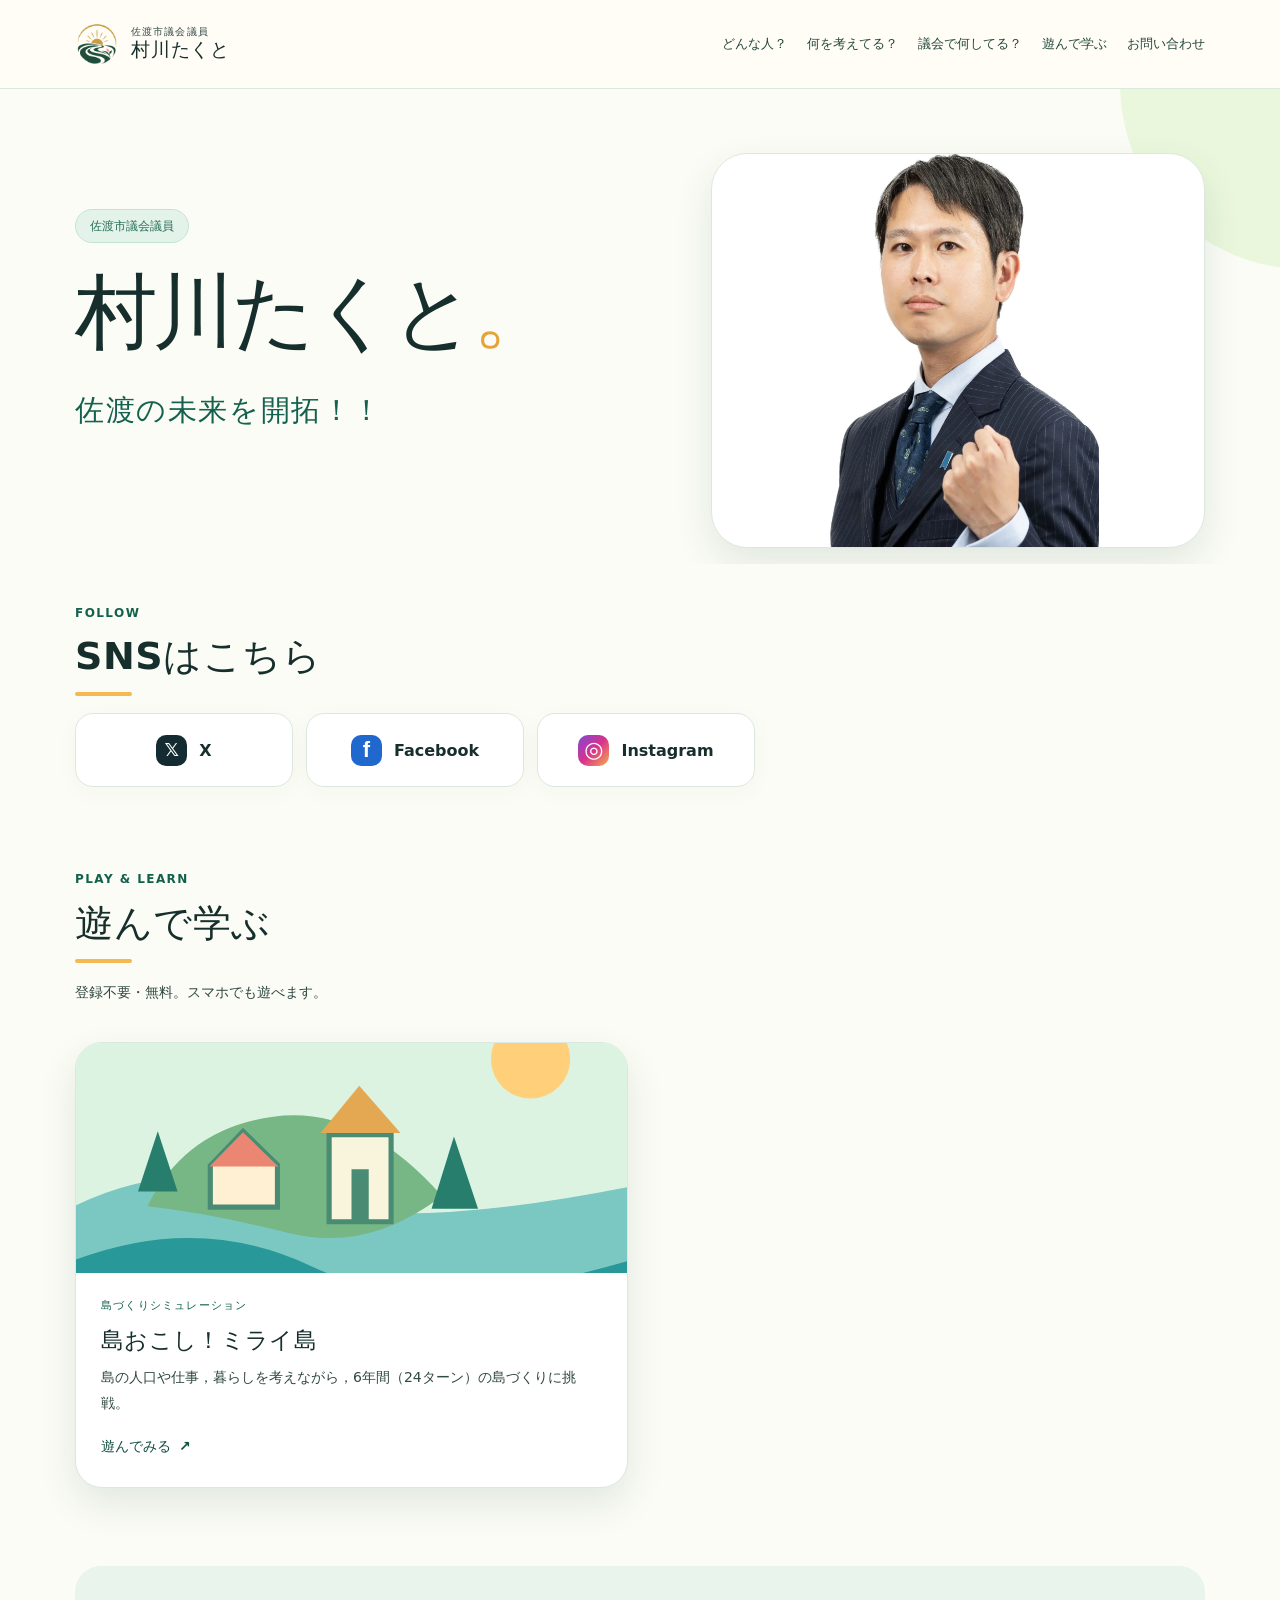
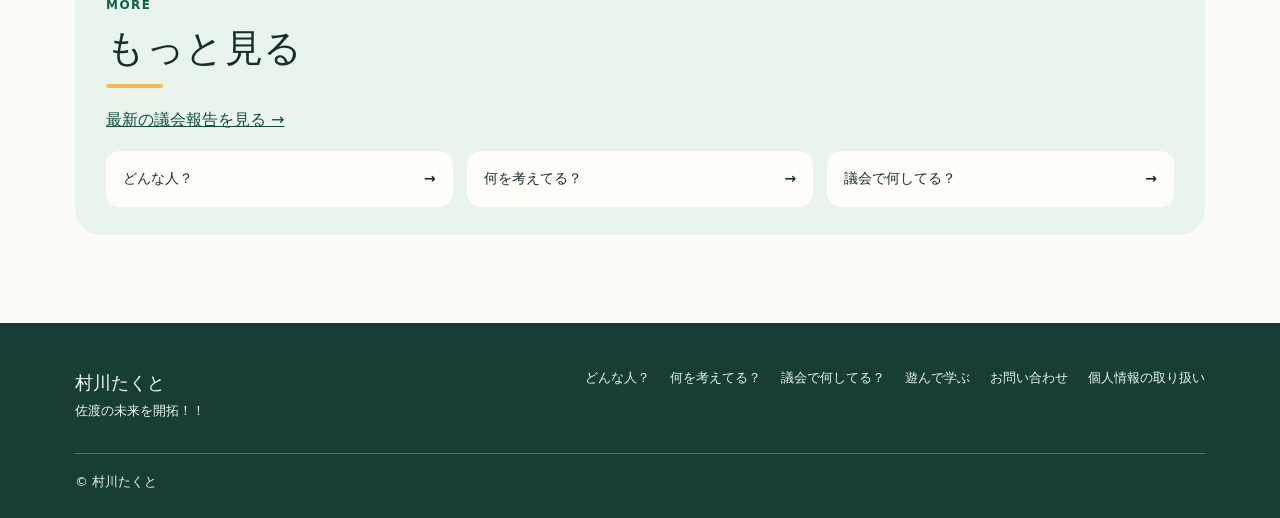
<file: index.html>
<!doctype html>
<html lang="ja"><head><meta charset="utf-8"><meta name="viewport" content="width=device-width, initial-scale=1, viewport-fit=cover">
<title>村川拓人（村川たくと）｜佐渡市議会議員 公式ホームページ</title><meta name="description" content="村川拓人（村川たくと）の公式ホームページ。新潟県佐渡市の市議会議員としての一般質問・議会活動、政策・考え方、プロフィール、無料ブラウザゲームを掲載しています。">
<meta name="theme-color" content="#fffdf6"><meta property="og:type" content="website"><meta property="og:site_name" content="村川たくと公式サイト"><meta property="og:title" content="村川拓人（村川たくと）｜佐渡市議会議員 公式ホームページ"><meta property="og:description" content="村川拓人（村川たくと）の公式ホームページ。新潟県佐渡市の市議会議員としての一般質問・議会活動、政策・考え方、プロフィール、無料ブラウザゲームを掲載しています。">
<meta name="twitter:card" content="summary_large_image"><link rel="icon" href="assets/favicon.png" type="image/png"><link rel="apple-touch-icon" href="assets/apple-touch-icon.png"><link rel="stylesheet" href="assets/site.css">
<script type="application/ld+json">{"@context":"https://schema.org","@type":"WebSite","name":"村川たくと公式サイト","inLanguage":"ja","about":{"@type":"Person","name":"村川たくと","alternateName":["村川拓人","むらかわたくと","むらかわ拓人"],"jobTitle":"佐渡市議会議員","description":"佐渡市議として佐渡で議会活動に取り組む地方議員。","affiliation":{"@type":"Organization","name":"佐渡市議会"},"workLocation":{"@type":"Place","name":"新潟県佐渡市"},"sameAs":["https://x.com/Takuto716","https://www.facebook.com/profile.php?id=100084258862905","https://www.instagram.com/takuto_murakawa/"]}}</script></head><body><a class="skip" href="#main">本文へ移動</a>
<header class="site-header"><div class="wrap header-inner">
<a class="brand" href="index.html" aria-label="村川たくと トップページ"><span class="brand-icon" aria-hidden="true"><img src="assets/brand-mark.png" alt="" width="44" height="44" decoding="async"></span><span class="brand-name"><span class="brand-sup">佐渡市議会議員</span>村川たくと</span></a>
<button type="button" class="menu-toggle" data-menu-toggle aria-expanded="false" aria-controls="main-nav" aria-label="メニューを開閉する">☰ メニュー</button>
<nav class="site-nav" data-site-nav id="main-nav" aria-label="メインメニュー"><a href="about/index.html">どんな人？</a><a href="ideas/index.html">何を考えてる？</a><a href="council/index.html">議会で何してる？</a><a href="games/index.html">遊んで学ぶ</a><a href="contact/index.html">お問い合わせ</a></nav></div></header>
<div class="site-scroll-progress" aria-hidden="true"></div><main id="main"><section class="hero" aria-labelledby="home-title"><div class="wrap hero-inner">
<div class="hero-text"><span class="hero-pill">佐渡市議会議員</span><h1 class="hero-name" id="home-title">村川たくと<span class="dot">。</span></h1><p class="hero-catch">佐渡の未来を開拓！！</p></div>
<div class="hero-art photo"><img src="assets/portrait-hero.webp" alt="佐渡市議会議員・村川たくと" fetchpriority="high" decoding="async"><span class="art-stamp">SADO / TAKUTO MURAKAWA</span></div></div></section><section class="wrap top-social" aria-labelledby="sns-title"><div class="section-kicker">FOLLOW</div><h2 class="section-title" id="sns-title">SNSはこちら</h2><div class="social-grid"><a class="social-link" href="https://x.com/Takuto716" target="_blank" rel="noopener noreferrer" aria-label="Xを開く（外部サイト）"><span class="social-icon social-x" aria-hidden="true">𝕏</span><span>X</span></a><a class="social-link" href="https://www.facebook.com/profile.php?id=100084258862905" target="_blank" rel="noopener noreferrer" aria-label="Facebookを開く（外部サイト）"><span class="social-icon social-facebook" aria-hidden="true">f</span><span>Facebook</span></a><a class="social-link" href="https://www.instagram.com/takuto_murakawa/" target="_blank" rel="noopener noreferrer" aria-label="Instagramを開く（外部サイト）"><span class="social-icon social-instagram" aria-hidden="true">◎</span><span>Instagram</span></a></div></section><section class="wrap home-games" aria-labelledby="home-games-title"><div class="section-head"><div><div class="section-kicker">PLAY & LEARN</div><h2 class="section-title" id="home-games-title">遊んで学ぶ</h2><p class="section-desc">登録不要・無料。スマホでも遊べます。</p></div></div><div class="game-grid"><a class="game-card" href="games/mirai-island/index.html" aria-label="島おこし！ミライ島を遊ぶ"><div class="game-visual"><img src="assets/game-island.svg" loading="lazy" alt="" decoding="async"></div><div class="game-info"><div class="game-category">島づくりシミュレーション</div><h3 class="game-title">島おこし！ミライ島</h3><p class="game-desc">島の人口や仕事，暮らしを考えながら，6年間（24ターン）の島づくりに挑戦。</p><span class="game-action">遊んでみる <span aria-hidden="true">↗</span></span></div></a></div></section><section class="wrap home-more" aria-labelledby="more-title"><div class="section-kicker">MORE</div><h2 class="section-title" id="more-title">もっと見る</h2><p class="latest-council-link"><a href="council/2026-09/index.html" class="latest-report-btn">最新の議会報告を見る →</a></p><div class="more-links"><a class="more-link" href="about/index.html">どんな人？ <span aria-hidden="true">→</span></a><a class="more-link" href="ideas/index.html">何を考えてる？ <span aria-hidden="true">→</span></a><a class="more-link" href="council/index.html">議会で何してる？ <span aria-hidden="true">→</span></a></div></section></main>
<footer class="site-footer"><div class="wrap"><div class="footer-top"><div><div class="footer-heading">村川たくと</div><div style="font-size:13px">佐渡の未来を開拓！！</div></div><nav class="footer-nav" aria-label="フッターメニュー"><a href="about/index.html">どんな人？</a><a href="ideas/index.html">何を考えてる？</a><a href="council/index.html">議会で何してる？</a><a href="games/index.html">遊んで学ぶ</a><a href="contact/index.html">お問い合わせ</a> <a href="privacy/index.html">個人情報の取り扱い</a></nav></div><div class="footer-bottom"><span>© 村川たくと</span></div></div></footer><script src="assets/site.js" defer></script></body></html>
</file>
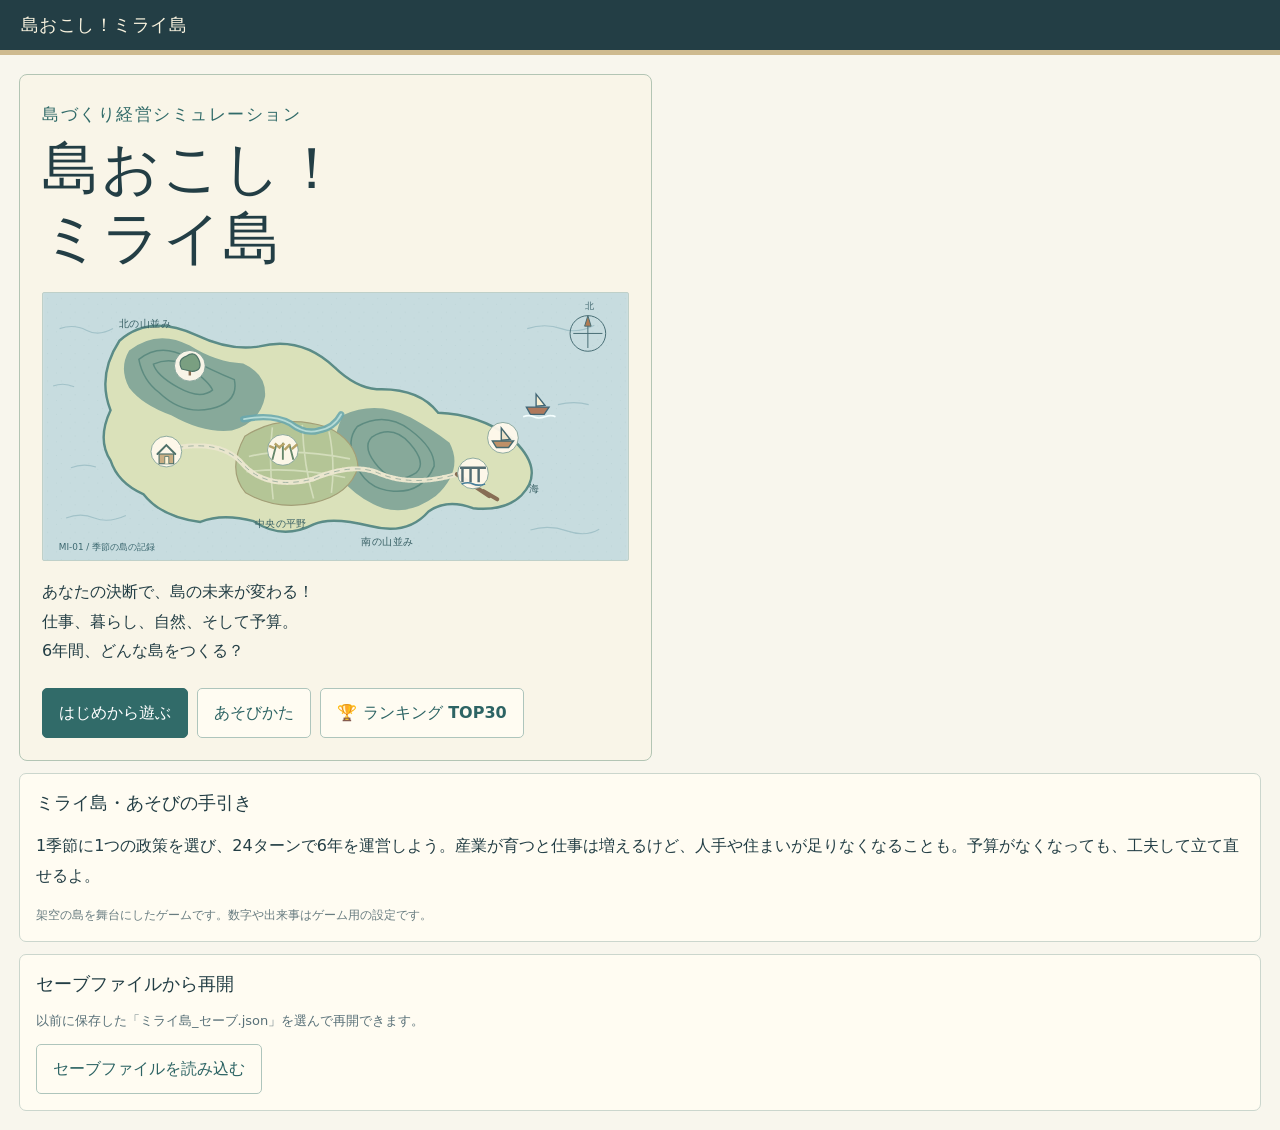
<file: games/mirai-island/index.html>
<!doctype html><html lang="ja"><head><meta charset="utf-8"><meta name="viewport" content="width=device-width,initial-scale=1,viewport-fit=cover"><meta name="theme-color" content="#0c4c67"><title>島おこし！ミライ島 | 6年間の島づくり</title><meta name="description" content="架空の島の未来をつくる、無料の島づくり経営シミュレーション。ブラウザだけで24ターン遊べます。"><meta name="color-scheme" content="light"><link rel="stylesheet" href="style.css"></head><body><div id="app"></div><script src="systems.js"></script><script src="island-life.js"></script><script src="island-growth.js"></script><script src="leaderboard-config.js"></script><script src="leaderboard-client.js"></script><script src="game.js"></script></body></html>
</file>
<file: assets/site.css>
:root{--ink:#163b3b;--sub:#536f69;--green:#247b66;--green2:#145c4b;--bg:#fbfcf5;--line:#dbe8df;--gold:#f4b951;--radius:24px;--shadow:0 15px 45px rgba(24,72,57,.07);font-family:-apple-system,BlinkMacSystemFont,"Hiragino Kaku Gothic ProN","Hiragino Sans","Yu Gothic",Meiryo,system-ui,sans-serif;color:var(--ink);font-synthesis:none}
*,*:before,*:after{box-sizing:border-box}html{scroll-behavior:smooth}body{margin:0;background:var(--bg);font-size:16px;line-height:1.85}a{color:var(--green2)}a:hover{text-decoration-thickness:2px}button{font:inherit}a:focus-visible,button:focus-visible{outline:3px solid #a46a16;outline-offset:4px}img,svg{max-width:100%}img{display:block}p{margin:0 0 1em}h1,h2,h3{line-height:1.35;letter-spacing:.015em;margin:0}ul{padding-left:1.4em}::selection{background:#ffe4a3;color:#194134}.skip{position:absolute;left:10px;top:-100px;background:#fff;padding:8px 12px;z-index:100}.skip:focus{top:10px}.wrap{width:min(1130px,calc(100% - 44px));margin:auto}.site-header{position:relative;background:#fffdf6;border-bottom:1px solid var(--line);z-index:12}.header-inner{min-height:88px;display:flex;align-items:center;justify-content:space-between;gap:22px}.brand{display:flex;align-items:center;gap:12px;text-decoration:none;color:var(--ink);flex-shrink:0}.brand-icon{width:44px;height:44px;flex:0 0 44px;display:grid;place-items:center}.brand-icon img{display:block;width:44px;height:44px;object-fit:contain}.brand-name{font-weight:900;font-size:19px;line-height:1.25;letter-spacing:.04em}.brand-sup{display:block;font-size:10px;font-weight:700;color:var(--sub);letter-spacing:.11em}.site-nav{display:flex;align-items:center;gap:20px}.site-nav a{white-space:nowrap;text-decoration:none;font-weight:800;color:#365a51;font-size:13px;padding:12px 0}.site-nav a[aria-current=page]{color:var(--green);text-decoration:underline;text-decoration-color:var(--gold);text-decoration-thickness:4px;text-underline-offset:8px}.site-nav a:hover{color:var(--green)}.menu-toggle{display:none;border:1px solid var(--line);padding:9px 14px;border-radius:11px;background:white;min-width:44px;min-height:44px;cursor:pointer}.site-footer{margin-top:88px;background:#184b40;color:#f2fbf2;padding:43px 0 24px}.footer-top{display:flex;justify-content:space-between;gap:24px;flex-wrap:wrap}.footer-heading{font-size:18px;font-weight:900}.footer-nav{display:flex;gap:12px 20px;flex-wrap:wrap}.footer-nav a,.footer-bottom a{color:#e5f5ec}.footer-nav a{font-size:13px;text-decoration:none}.footer-bottom{border-top:1px solid #467c68;margin-top:30px;padding-top:16px;display:flex;gap:10px;justify-content:space-between;flex-wrap:wrap;font-size:12px;color:#d3e5dc}.eyebrow{font-size:11px;letter-spacing:.15em;color:var(--green);font-weight:900;text-transform:uppercase}.hero{position:relative;overflow:hidden;padding:64px 0 16px}.hero:before{content:'';position:absolute;width:370px;height:370px;border-radius:50%;right:-210px;top:-190px;background:#eaf7dc;pointer-events:none}.hero-inner{display:grid;grid-template-columns:1.1fr .9fr;align-items:center;gap:32px}.hero-text{position:relative;padding:20px 0 45px}.hero-pill{display:inline-block;background:#e4f3e9;border:1px solid #c2e5d2;color:#256d58;font-size:12px;font-weight:900;padding:5px 14px;border-radius:999px;margin-bottom:22px}.hero-name{font-size:clamp(44px,6.4vw,88px);font-weight:950;line-height:1.15;letter-spacing:-.045em}.hero-name .dot{color:#e6a339}.hero-catch{font-size:clamp(19px,2.6vw,29px);font-weight:900;color:var(--green);margin-top:25px;letter-spacing:.055em}.hero-art{height:395px;position:relative;background:#e7f7e6;border-radius:36px;overflow:hidden;box-shadow:var(--shadow);border:1px solid #d3e9d8}.hero-art>img{width:100%;height:100%;object-fit:cover}.hero-art.photo>img{object-fit:cover;object-position:center 20%}.art-stamp{position:absolute;bottom:23px;left:24px;background:#fffef6;padding:9px 15px;border-radius:12px;font-size:12px;font-weight:850;color:#226c55;box-shadow:0 8px 30px #2b705015}.small-intro{margin-top:10px;color:var(--sub);font-weight:700;font-size:14px}.top-social{margin-top:38px}.section-kicker{color:var(--green);font-size:12px;font-weight:900;letter-spacing:.12em}.section-title{font-size:clamp(26px,3.4vw,38px);margin:7px 0 17px}.section-desc{color:var(--sub);font-size:14px}.social-grid{display:grid;grid-template-columns:repeat(3,1fr);gap:13px;margin-top:16px;max-width:680px}.social-link{min-height:74px;display:flex;align-items:center;justify-content:center;gap:12px;color:var(--ink);background:#fff;border:1px solid var(--line);border-radius:18px;text-decoration:none;font-weight:850;box-shadow:0 5px 24px #1c544c08;transition:transform .15s,box-shadow .15s}.social-link:hover{transform:translateY(-3px);box-shadow:var(--shadow)}.social-icon{display:grid;place-items:center;width:31px;height:31px;border-radius:10px;font-size:22px;font-weight:950;line-height:1}.social-x{background:#142b31;color:white;font-size:18px}.social-facebook{background:#2168ce;color:white;font-family:Arial,sans-serif}.social-instagram{color:#fff;background:linear-gradient(135deg,#7c49d8,#d8328c,#f8ac48)}.home-games{margin-top:81px}.section-head{display:flex;align-items:flex-end;justify-content:space-between;gap:22px;margin-bottom:22px}.text-link{font-weight:850;font-size:13px;text-decoration:none;white-space:nowrap}.game-grid{display:grid;grid-template-columns:repeat(2,minmax(0,1fr));gap:24px}.game-card{display:block;background:#fff;border:1px solid var(--line);border-radius:27px;overflow:hidden;text-decoration:none;color:inherit;box-shadow:var(--shadow);transition:transform .16s,box-shadow .16s}.game-card:hover{transform:translateY(-4px);box-shadow:0 20px 54px #1b544320}.game-visual{height:230px;overflow:hidden;background:#e5f3e5}.game-visual img{width:100%;height:100%;object-fit:cover;transition:transform .25s}.game-card:hover .game-visual img{transform:scale(1.025)}.game-info{padding:23px 25px 26px}.game-category{font-size:11px;font-weight:900;color:var(--green);letter-spacing:.11em}.game-title{font-size:23px;font-weight:900;margin:9px 0}.game-desc{font-size:14px;color:var(--sub)}.game-action{display:inline-flex;align-items:center;gap:8px;font-weight:900;color:var(--green2);font-size:14px}.home-more{margin-top:78px;background:#e9f5ec;border-radius:26px;padding:28px 31px}.more-links{display:grid;grid-template-columns:repeat(3,1fr);gap:14px}.more-link{display:flex;align-items:center;justify-content:space-between;gap:10px;background:#fffdf7;border-radius:14px;padding:15px 17px;text-decoration:none;color:var(--ink);font-weight:900;font-size:14px}.more-link:hover{background:#fff1cf}.page-top{padding:60px 0 30px}.page-title{font-size:clamp(34px,5vw,56px);margin:7px 0 16px}.page-lead{max-width:720px;color:#49665c;font-size:16px}.page-sections{display:grid;grid-template-columns:1fr 1fr;gap:20px;margin:26px 0 46px}.panel{background:#fff;border:1px solid var(--line);border-radius:24px;padding:28px 30px;box-shadow:0 10px 35px #1c544c08}.panel.soft{background:#e9f5ec}.panel.warm{background:#fff2d9}.panel h2{font-size:22px;margin-bottom:15px}.panel h3{font-size:18px;margin-bottom:7px}.panel p,.panel li{color:#3c6056;font-size:15px}.panel-wide{grid-column:span 2}.chip{display:inline-flex;align-items:center;border-radius:99px;background:#dff3e8;color:#267459;font-size:11px;font-weight:900;padding:5px 11px}.topic-grid{display:grid;grid-template-columns:repeat(2,1fr);gap:15px;margin:30px 0}.topic-card{background:#fff;border:1px solid var(--line);border-radius:19px;padding:25px}.topic-card:nth-child(3n+2){background:#fff8e8}.topic-card h2{font-size:21px;margin:8px 0 9px}.topic-card p{font-size:14px;color:var(--sub);margin:0}.fact-list{list-style:none;margin:0;padding:0}.fact-list li{padding:11px 0;border-bottom:1px solid var(--line)}.fact-list li:last-child{border-bottom:0}.fact-list strong{display:inline-block;min-width:8em;color:var(--ink)}.report-list{display:grid;gap:14px;margin:30px 0}.report-card{background:#fff;border:1px solid var(--line);border-radius:20px;padding:24px;display:block;text-decoration:none;color:var(--ink)}.report-card:hover{border-color:#98cdbc;box-shadow:var(--shadow)}.report-date{font-size:12px;font-weight:900;color:var(--green)}.report-card h2{font-size:21px;margin:7px 0 8px}.report-card p{color:var(--sub);font-size:14px}.report-body{max-width:840px}.report-body h2{font-size:25px;margin:32px 0 13px}.report-body h3{font-size:18px;margin:0 0 10px}.report-body .answer-box{background:#eaf6ed;padding:17px 21px;border-radius:16px;margin:16px 0}.report-body .followup-box{background:#fff4df;padding:17px 21px;border-radius:16px;margin:16px 0}.report-body .topic{background:#fff;border:1px solid var(--line);padding:25px;border-radius:21px;margin-top:17px}.report-body .topic p{white-space:pre-line}.report-body .topic .label{font-size:12px;color:var(--green);font-weight:900}.report-body .source-list{margin-top:20px;padding-left:20px}.empty-state{background:#eaf5ec;padding:27px;border-radius:20px;margin:24px 0;color:#3b6459}.round-links{display:flex;flex-wrap:wrap;gap:10px;margin:26px 0}.round-links a{background:#fff;border:1px solid var(--line);padding:10px 16px;border-radius:100px;text-decoration:none;font-weight:800;font-size:14px}.contact-box{max-width:690px}.contact-mail{font-size:clamp(18px,3vw,25px);overflow-wrap:anywhere;font-weight:850}.smallnote{font-size:13px;color:var(--sub)}.game-notice{font-size:13px;color:var(--sub);margin:20px 0}.game-list-page .game-grid{margin:20px 0 42px}.not-found{min-height:50vh;display:grid;place-items:center;text-align:center;padding:80px 0}.not-found h1{font-size:78px;color:var(--green)}@media (max-width:820px){.wrap{width:min(100% - 32px,650px)}.header-inner{min-height:70px}.site-nav{display:none;position:absolute;left:0;right:0;top:100%;background:#fffdf7;box-shadow:0 18px 30px #12281d15;padding:14px 20px 21px;border-bottom:1px solid var(--line);flex-direction:column;align-items:stretch;gap:0}.site-nav.is-open{display:flex}.site-nav a{padding:11px 9px;font-size:15px}.menu-toggle{display:block}.hero{padding:27px 0 8px}.hero-inner{grid-template-columns:1fr;gap:8px}.hero-text{padding:15px 0 8px}.hero-name{font-size:clamp(48px,11vw,72px)}.hero-catch{margin-top:15px}.hero-art{height:255px;max-width:650px}.top-social{margin-top:29px}.home-games{margin-top:64px}.game-visual{height:188px}.game-info{padding:18px}.game-title{font-size:21px}.home-more{margin-top:55px;padding:24px}.more-links{grid-template-columns:1fr}.page-top{padding:37px 0 13px}.page-sections{grid-template-columns:1fr}.panel-wide{grid-column:span 1}.topic-grid{grid-template-columns:1fr}.site-footer{margin-top:64px}}@media (max-width:530px){body{font-size:15px}.brand-name{font-size:17px}.hero-name{font-size:clamp(46px,13vw,66px)}.hero-pill{margin-bottom:15px}.hero-art{height:218px;border-radius:25px}.art-stamp{bottom:16px;left:17px}.social-grid{gap:8px}.social-link{min-height:76px;gap:5px;flex-direction:column;font-size:11px;border-radius:14px}.social-icon{width:30px;height:30px}.section-title{font-size:27px}.game-grid{grid-template-columns:1fr;gap:17px}.game-visual{height:195px}.game-info{padding:18px 20px 19px}.game-title{font-size:21px}.section-head{align-items:flex-start}.panel{padding:22px}.home-more{border-radius:19px}.fact-list strong{display:block}.page-title{font-size:35px}.footer-nav{gap:7px 14px}}@media (prefers-reduced-motion:reduce){html{scroll-behavior:auto}*,*:before,*:after{transition:none!important;animation:none!important}}

/* PROFILE – expanded biography, with qualifications deliberately at the very bottom */
.profile-main{padding-top:4px}.profile-intro{display:grid;grid-template-columns:1fr 1fr;gap:20px;align-items:stretch}.profile-intro .panel{box-shadow:none}.profile-basic h2{font-size:27px;margin:10px 0 20px}.profile-intro-note{display:flex;flex-direction:column;justify-content:center}.profile-intro-note h2{font-size:25px;text-wrap:balance}.profile-facts{margin:0;display:grid;gap:0}.profile-facts>div{border-bottom:1px solid #cadfd1;padding:10px 0;display:grid;grid-template-columns:105px 1fr;gap:12px}.profile-facts>div:last-child{border:0}.profile-facts dt{font-size:13px;color:#45665c;font-weight:700}.profile-facts dd{margin:0;font-size:15px;font-weight:800;line-height:1.55}.profile-section{margin-top:55px}.profile-section-heading{margin-bottom:22px}.profile-section-heading h2{font-size:clamp(25px,3vw,34px);margin:4px 0 8px}.profile-section-heading p{font-size:14px;color:var(--sub)}.profile-timeline{margin:0;padding:0 0 0 21px;list-style:none;border-left:3px solid #d9e9de}.timeline-item{position:relative;padding:0 0 25px 22px;display:grid;grid-template-columns:130px 1fr;gap:10px}.timeline-item:last-child{padding-bottom:0}.timeline-item:before{content:'';position:absolute;left:-30px;top:5px;width:15px;height:15px;background:#ffce75;border:3px solid #277b63;border-radius:50%}.timeline-date{font-size:13px;font-weight:900;color:var(--green2);white-space:nowrap;padding-top:4px}.timeline-text h3{font-size:18px;margin:0 0 5px}.timeline-text p{font-size:14px;color:var(--sub);margin:0;line-height:1.75}.profile-roles{display:grid;grid-template-columns:1fr 1fr;gap:17px}.profile-roles .panel{box-shadow:none}.profile-roles .panel h3{font-size:15px;color:var(--sub)}.profile-roles .panel p{font-size:21px;font-weight:900;color:var(--ink);margin:0}.profile-details>.smallnote{margin:9px 0 0}.profile-sns{background:#e9f5ec;margin-top:24px}.profile-sns h3{font-size:19px}.profile-sns p{font-size:14px;margin:0}.qualification-section{padding-top:35px;border-top:1px solid var(--line);margin-bottom:35px}.qualification-grid{display:grid;grid-template-columns:repeat(2,minmax(0,1fr));gap:16px}.qualification-group{border:1px solid var(--line);background:#fff;border-radius:19px;padding:22px 24px}.qualification-group:nth-child(2){background:#f1f8eb}.qualification-group:nth-child(4){background:#fff8e8}.qualification-group h3{font-size:17px;margin-bottom:13px}.qualification-group ul{list-style:none;padding:0;margin:0}.qualification-group li{font-size:14px;line-height:1.65;padding:9px 0 9px 16px;border-top:1px solid #e6eee7;position:relative}.qualification-group li:before{content:'•';position:absolute;left:0;color:#358467;font-weight:900}.qualification-group li:first-child{border:0}
@media(max-width:820px){.profile-intro{grid-template-columns:1fr}.profile-section{margin-top:42px}.profile-roles .panel{padding:21px}.timeline-item{grid-template-columns:110px 1fr}}
@media(max-width:530px){.profile-intro{gap:14px}.profile-facts>div{grid-template-columns:93px 1fr;gap:8px}.profile-section{margin-top:36px}.timeline-item{grid-template-columns:1fr;gap:2px;padding-left:16px;padding-bottom:20px}.timeline-item:before{left:-28px}.timeline-date{padding:0}.profile-roles{grid-template-columns:1fr;gap:12px}.qualification-grid{grid-template-columns:1fr;gap:12px}.qualification-group{padding:18px 20px}.qualification-section{padding-top:27px}}

/* Ver.1.3: subdued past-committee history and smaller ramen qualification note. */
.past-committees{margin:20px 0 0;padding:15px 18px;border:1px solid #dce6df;border-radius:16px;background:#f6faf5;color:var(--sub)}
.past-committees h3{font-size:13px;margin:0 0 8px;color:#526f62;font-weight:850}
.past-committees dl{margin:0;display:grid;gap:5px}
.past-committees dl>div{display:flex;gap:14px;align-items:baseline;font-size:12px;line-height:1.65}
.past-committees dt{min-width:98px;flex-shrink:0;font-weight:700}
.past-committees dd{margin:0}
.credential-detail{display:inline;font-size:11px;line-height:1.5;font-weight:400;color:var(--sub)}
@media(max-width:530px){.past-committees dl>div{display:block;margin:0 0 8px}.past-committees dl>div:last-child{margin-bottom:0}.past-committees dt{margin-bottom:1px}}
/* Keep the parenthetical title annotation readable without awkward mid-line wrapping. */
.qualification-group .credential-detail{display:block;margin-top:3px;font-size:11px;line-height:1.55;color:var(--sub)}

/* Ver.1.5: Personal details before qualifications; factual, low-key, and easy to scan. */
.profile-personal{margin-top:38px}
.personal-grid{display:grid;grid-template-columns:repeat(2,minmax(0,1fr));gap:16px}
.personal-card{min-width:0;padding:23px 25px;border-radius:22px;border:1px solid #dce5da;background:#f0f7e9}
.personal-card h2{font-size:clamp(20px,2.6vw,25px);margin:7px 0 17px;letter-spacing:.01em;line-height:1.3}
.personal-icon{display:grid;place-items:center;font-weight:900;color:#246f58;font-size:20px;background:#fff9eb;border-radius:13px;width:36px;height:36px}
.personal-likes{background:#fff4e5;border-color:#f1e0c6}
.personal-likes .personal-icon{background:#ffe0ad;color:#9c531c}
.personal-hobbies{background:#eaf5ef;border-color:#d6e7df}
.personal-experiences{grid-column:1/-1;background:#f1f0fa;border-color:#e6e3f2}
.personal-experiences .personal-icon{background:#deddf2;color:#564f87}
.personal-tags{display:flex;flex-wrap:wrap;gap:9px;margin:0;padding:0;list-style:none}
.personal-tags li{background:rgba(255,255,255,.84);border:1px solid rgba(35,90,65,.09);border-radius:999px;padding:9px 15px;font-size:14px;font-weight:750;line-height:1.3}
.experience-list{padding:0;margin:0;list-style:none;display:grid;gap:9px}
.experience-list li{position:relative;padding:10px 12px 10px 27px;background:rgba(255,255,255,.75);border-radius:12px;font-size:14px;line-height:1.6}
.experience-list li:before{position:absolute;content:'・';font-weight:900;left:10px;color:#6e659a}
@media(max-width:650px){.personal-grid{grid-template-columns:1fr;gap:12px}.personal-experiences{grid-column:auto}.personal-card{padding:20px 20px;border-radius:18px}.personal-card h2{margin-bottom:15px}.personal-tags li{font-size:13px;padding:8px 12px}}

/* Ver.1.6: job experience categories */
.experience-groups{display:grid;grid-template-columns:repeat(2,minmax(0,1fr));gap:13px}
.experience-group{min-width:0;background:rgba(255,255,255,.58);border:1px solid rgba(93,81,144,.15);border-radius:16px;padding:16px 17px}
.experience-group h3{font-size:16px;line-height:1.5;margin:0 0 10px;color:#47416f}
.experience-group .experience-list{gap:6px}
.experience-group .experience-list li{background:rgba(255,255,255,.72);font-size:13.5px;line-height:1.65;padding:9px 10px 9px 24px}
.experience-group .experience-list li:before{left:8px}
@media(max-width:650px){.experience-groups{grid-template-columns:1fr;gap:11px}.experience-group{padding:14px}.experience-group h3{font-size:15px}.experience-group .experience-list li{font-size:13px}}

/* Ver.1.7: Combined interests and skills in one full-width, mobile-friendly card. */
.personal-likes{grid-column:1/-1}
.personal-likes .personal-tags li{white-space:normal}

/* Ver.1.25 — six equal policy cards, with a separate understated thinking section. */
.policy-page{padding-top:8px}
.policy-section{margin:0 0 48px}
.policy-section-heading{margin:0 0 24px}
.policy-section-heading h2{font-size:clamp(25px,3.15vw,34px);letter-spacing:.01em;margin:7px 0 8px}
.policy-section-heading>p{font-size:14px;line-height:1.8;color:var(--sub);margin:0}
.principle-grid{display:grid;grid-template-columns:repeat(3,minmax(0,1fr));gap:17px;align-items:stretch}
.principle-card{min-width:0;display:flex;flex-direction:column;padding:24px 23px 26px;border-radius:22px;background:#fffef9;border:1px solid #d9e7dd;box-shadow:0 7px 22px rgba(18,65,51,.04)}
.principle-card-top{display:flex;gap:12px;align-items:center;min-height:52px;margin-bottom:13px}
.principle-card-top h3{font-size:clamp(16px,1.55vw,18px);line-height:1.5;letter-spacing:0;overflow-wrap:anywhere}
.principle-n{width:42px;height:42px;flex:0 0 42px;display:grid;place-items:center;border-radius:13px;background:#e1f0e5;color:#155d46;font-size:15px;font-weight:900}
.principle-catch{font-size:16px;line-height:1.65;font-weight:850;color:#174d40;margin:0 0 14px}
.principle-copy{min-width:0}
.principle-copy p{font-size:14px;line-height:1.91;color:#314943;margin:0 0 12px}
.principle-copy p:last-child{margin-bottom:0}
.policy-thinking{padding:30px 34px 32px;background:#edf5f0;border:1px solid #d5e6dc;border-left:5px solid #438874;border-radius:20px}
.policy-thinking h2{font-size:clamp(22px,2.6vw,27px);margin:5px 0 14px}
.policy-thinking .thinking-lead{font-size:clamp(16px,2vw,19px);font-weight:850;color:#164b3d;line-height:1.7;margin-bottom:16px}
.policy-thinking p:not(.thinking-lead){font-size:15px;line-height:1.9;color:#2c483d;max-width:860px;margin:0 0 12px}
.policy-thinking p:last-child{margin-bottom:0}
@media(max-width:1000px){.principle-grid{grid-template-columns:repeat(2,minmax(0,1fr))}}
@media(max-width:680px){.principle-grid{grid-template-columns:1fr;gap:13px}.principle-card{padding:21px 19px 23px}.principle-card-top{min-height:44px;margin-bottom:9px}.principle-card-top h3{font-size:18px}.principle-copy p{font-size:15px;line-height:1.85}.policy-thinking{padding:24px 20px 26px}.policy-section{margin-bottom:35px}}
@media(max-width:375px){.principle-card{padding:19px 16px 21px}.principle-n{width:38px;height:38px;flex-basis:38px}.principle-card-top{gap:9px}.principle-card-top h3{font-size:17px}}

:root{--ink:#162f2c;--sub:#314943;--green:#13614e;--green2:#104d3f;--shadow:0 16px 38px rgba(16,69,53,.11)}
body{color:var(--ink)}
.site-nav a{color:#24483d}
.brand-sup,.small-intro,.section-desc,.game-desc,.page-lead,
.topic-card p,.report-card p,.archive-empty,.smallnote,.game-notice,
.timeline-text p,.profile-section-heading p,.principle-copy p,
.policy-section-heading>p,.report-body .committee-context-note,
.qualification-group .credential-detail{color:var(--sub)}
.panel p,.panel li,.profile-facts dt,.report-body .report-bullet,.report-body .committee-qa p,
.report-body .report-copy,.experience-group .experience-list li,
.experience-list li{color:#263e37}
.eyebrow,.section-kicker,.game-category,.report-date,
.chip,.principle-label,.report-body .topic .label{color:#12614c}
.report-body .committee-number,.report-body .committee-qa-label{color:#056b75}
.report-body .committee-qa-label{font-size:14px}
.report-body .committee-qa p{font-size:15px;line-height:1.82}
.report-body .committee-context-note{font-size:13px}
.footer-bottom{color:#e3f3e9;font-size:13px}
.site-footer{background:#173e36}
.site-nav a,.text-link,.round-links a,.footer-nav a{transition:color .23s ease,text-decoration-color .23s ease,transform .23s ease}
/* Interactions have a response, and not merely a color swap. */
.site-nav a{position:relative}
.site-nav a:not([aria-current=page])::after{content:"";position:absolute;bottom:8px;left:0;right:0;height:3px;border-radius:6px;background:var(--gold);transform:scaleX(0);transform-origin:left;transition:transform .27s cubic-bezier(.22,.8,.25,1)}
.site-nav a:not([aria-current=page]):hover::after,.site-nav a:not([aria-current=page]):focus-visible::after{transform:scaleX(1)}
.social-link,.more-link,.round-links a,.latest-report-btn,.report-card,.principle-card,.topic-card,.qualification-group,.personal-card,.experience-group,.committee-question-card{transition:transform .3s cubic-bezier(.2,.75,.2,1),box-shadow .3s ease,border-color .3s ease,background-color .3s ease}
.social-link:hover,.social-link:focus-visible,.more-link:hover,.more-link:focus-visible,
.round-links a:hover,.round-links a:focus-visible{transform:translateY(-4px);box-shadow:0 12px 28px rgba(14,67,54,.17);border-color:#8abfa7}
.social-link:active,.more-link:active,.latest-report-btn:active{transform:translateY(1px) scale(.985)}
.social-icon{transition:transform .32s cubic-bezier(.18,.9,.25,1.4)}
.social-link:hover .social-icon,.social-link:focus-visible .social-icon{transform:rotate(-9deg) scale(1.12)}
.game-card{transition:transform .33s cubic-bezier(.21,.8,.23,1),box-shadow .33s ease,border-color .33s ease}
.game-card:hover,.game-card:focus-visible{transform:translateY(-7px);box-shadow:0 20px 44px rgba(20,75,55,.2);border-color:#8fbda5}
.game-visual img{transition:transform .6s cubic-bezier(.2,.8,.22,1)}
.game-card:hover .game-visual img,.game-card:focus-visible .game-visual img{transform:scale(1.055)}
.game-action span,.more-link span{display:inline-block;transition:transform .25s ease}
.game-card:hover .game-action span,.game-card:focus-visible .game-action span,.more-link:hover span,.more-link:focus-visible span{transform:translate(3px,-2px)}
.latest-report-btn{transition:transform .26s ease,box-shadow .26s ease,background-color .26s ease}
.latest-report-btn:hover,.latest-report-btn:focus-visible{transform:translateY(-3px);box-shadow:0 10px 24px rgba(13,71,54,.2);background:#14523f}
.principle-card:hover,.qualification-group:hover,.personal-card:hover,.experience-group:hover,.topic-card:hover{transform:translateY(-3px);box-shadow:0 12px 28px rgba(28,75,62,.09)}
.report-card:hover,.report-card:focus-visible{transform:translateY(-4px);box-shadow:0 12px 30px rgba(25,72,55,.12)}
/* A cheerful accent line and a gentle page-progress cue. */
.section-title::after,.profile-section-heading h2::after,.policy-section-heading h2::after{content:"";display:block;width:57px;height:4px;background:var(--gold);border-radius:4px;margin-top:10px;transform-origin:left}
.site-scroll-progress{position:fixed;top:0;left:0;right:0;height:4px;background:linear-gradient(90deg,#17866f,#e6ad40);transform:scaleX(0);transform-origin:left;pointer-events:none;z-index:100}
/* The entrance sequence and scroll reveals are progressive enhancements. */
@keyframes site-entrance{from{opacity:0;transform:translateY(21px)}to{opacity:1;transform:translateY(0)}}
@keyframes site-side-entrance{from{opacity:0;transform:translateX(24px) scale(.98)}to{opacity:1;transform:translateX(0) scale(1)}}
@keyframes site-soft-float{0%,100%{transform:translateY(0)}50%{transform:translateY(-7px)}}
@keyframes site-dot-bounce{0%,100%{transform:translateY(0)}52%{transform:translateY(-5px)}}
@keyframes site-glimmer{0%,100%{opacity:.45;transform:translate(0,0)}50%{opacity:.95;transform:translate(-16px,13px)}}
@keyframes site-line-grow{from{transform:scaleX(.12);opacity:.3}to{transform:scaleX(1);opacity:1}}
@keyframes site-scroll-enter{from{opacity:.25;transform:translateY(22px)}to{opacity:1;transform:translateY(0)}}
@media (prefers-reduced-motion:no-preference){
  .hero-pill{animation:site-entrance .6s .04s cubic-bezier(.2,.8,.2,1) both}
  .hero-name{animation:site-entrance .75s .13s cubic-bezier(.2,.8,.2,1) both}
  .hero-catch{animation:site-entrance .7s .3s cubic-bezier(.2,.8,.2,1) both}
  .hero-art{animation:site-side-entrance .85s .16s cubic-bezier(.18,.8,.2,1) both}
  .hero-art>img{animation:site-soft-float 9s 1.1s ease-in-out infinite}
  .hero-name .dot{display:inline-block;animation:site-dot-bounce 3.6s 1.2s ease-in-out infinite}
  .hero:before{animation:site-glimmer 11s ease-in-out infinite}
  .section-title::after,.profile-section-heading h2::after,.policy-section-heading h2::after{animation:site-line-grow .85s .25s cubic-bezier(.2,.8,.2,1) both}
  /* Never conceal text while waiting for JS/observer: only animate once on arrival. */
  body.motion-ready .reveal-item.is-visible{animation:site-scroll-enter .7s cubic-bezier(.16,.8,.22,1) var(--reveal-delay,0ms) backwards}
}
/* Neither motion nor extra darkening should squeeze narrow screens. */
@media(max-width:530px){
  .panel p,.panel li,.game-desc,.principle-body>p:last-child,.timeline-text p{font-size:15px}
  .social-link{font-size:12px}
  .report-body .committee-qa p{font-size:15px}
  .hero-art>img{animation-duration:10s}
}
@media (prefers-reduced-motion:reduce){
  body.motion-ready .reveal-item{opacity:1!important;transform:none!important}
  .site-scroll-progress{display:none}
}
@media print{body.motion-ready .reveal-item{opacity:1!important;transform:none!important}.site-scroll-progress{display:none}}

/* Mobile navigation arrives gently instead of snapping open. */
@keyframes site-menu-enter{from{opacity:0;transform:translateY(-9px)}to{opacity:1;transform:translateY(0)}}
@media(max-width:820px) and (prefers-reduced-motion:no-preference){
  .site-nav.is-open{animation:site-menu-enter .26s cubic-bezier(.2,.8,.2,1) both}
}

/* Ver.1.26: original photographs only. Do not stylize or regenerate the subject. */
.hero-art.photo{background:#fff;border-color:#dbe8df}
.hero-art.photo>img{object-fit:contain;object-position:center center}
.hero-art.photo .art-stamp{display:none}
.activity-photo-grid{display:grid;grid-template-columns:repeat(3,minmax(0,1fr));gap:18px}
.activity-photo-card{margin:0;border-radius:20px;border:1px solid var(--line);overflow:hidden;background:#fff;box-shadow:0 8px 25px rgba(24,72,57,.06)}
.activity-photo-card img{width:100%;height:auto;aspect-ratio:1;object-fit:cover}
.activity-photo-card figcaption{font-weight:800;color:var(--ink);font-size:15px;padding:13px 17px 16px;min-height:57px;display:flex;align-items:center}
@media(max-width:820px){.activity-photo-grid{gap:12px}}
@media(max-width:650px){
 .hero-art.photo{height:315px}
 .activity-photo-grid{grid-template-columns:1fr;gap:12px}
 .activity-photo-card{display:grid;grid-template-columns:128px minmax(0,1fr);align-items:center;border-radius:17px;min-height:128px}
 .activity-photo-card img{width:128px;height:128px;aspect-ratio:1;object-fit:cover}
 .activity-photo-card figcaption{padding:14px 15px;font-size:15px;min-height:0}
}
@media(max-width:360px){.activity-photo-card{grid-template-columns:110px minmax(0,1fr);min-height:110px}.activity-photo-card img{width:110px;height:110px}.activity-photo-card figcaption{font-size:14px}}

/* The subtle floating motion was intended for the former illustration, not the real portrait. */
.hero-art.photo>img{animation:none!important}


/* Ver.1.29 | Past general questions archive; inherits existing site palette. */
.past-archive{max-width:1040px;padding-bottom:12px}.past-archive .profile-section-heading{margin-bottom:19px}
.past-intro{padding:24px 29px}.past-intro p{margin-bottom:6px;color:var(--ink)}
.past-info-small{font-size:13px;color:var(--sub);margin:10px 0 18px;line-height:1.85}
.past-highlights{margin:49px 0 58px}.past-highlights-grid{display:grid;grid-template-columns:repeat(3,minmax(0,1fr));gap:14px}
.past-highlight{display:block;border:1px solid var(--line);border-radius:20px;background:#fffdf8;padding:20px 18px 21px;text-decoration:none;color:var(--ink);transition:transform .16s,box-shadow .16s}
.past-highlight:hover{transform:translateY(-3px);box-shadow:var(--shadow)}
.past-high-kicker{font-size:12px;font-weight:800;color:var(--green2)}
.past-highlight h3{font-size:18px;margin:10px 0 8px}.past-highlight h3 span{color:var(--green)}
.past-highlight p{color:#425d52;font-size:14px;line-height:1.9;margin:0}
.past-period{margin:27px 0 37px}.past-period-head{display:flex;justify-content:space-between;align-items:center;gap:15px;margin-bottom:13px}
.past-period-head h3{font-size:22px;margin-top:3px}.past-count{font-size:13px;font-weight:700;color:var(--sub);margin-left:8px;white-space:nowrap}
.past-video-link{display:inline-flex;align-items:center;justify-content:center;border:1px solid #b5d8c6;background:#e9f5ec;border-radius:12px;padding:10px 14px;color:#205b4a;font-size:13px;font-weight:850;text-decoration:none;flex-shrink:0;min-height:44px}
.past-video-link:hover{background:#d9efde;text-decoration:underline}
.past-question-list{border:1px solid var(--line);border-radius:19px;overflow:hidden;background:#fff}
.past-question+.past-question{border-top:1px solid var(--line)}
.past-question>summary{display:grid;grid-template-columns:160px minmax(0,1fr) 24px;align-items:center;gap:17px;cursor:pointer;list-style:none;min-height:71px;padding:15px 20px}
.past-question>summary::-webkit-details-marker{display:none}
.past-question>summary:hover{background:#f5f9f2}.past-question[open]>summary{background:#edf6eb}
.past-question-field{font-size:12px;font-weight:750;color:var(--green2)}
.past-question-title{font-size:15px;font-weight:850;color:var(--ink)}
.past-detail-arrow{font-size:23px;font-weight:400;text-align:center;color:var(--green)}
.past-question[open] .past-detail-arrow{transform:rotate(45deg)}
.past-detail{border-top:1px solid var(--line);padding:20px 23px 23px;background:#fff}
.past-qa{margin:0;display:grid;gap:18px}.past-qa-entry dt{font-size:13px;font-weight:850;color:#205a48;margin-bottom:5px}
.past-qa-entry dd{margin:0;color:#263e36;font-size:14px;line-height:1.85}
.past-record-status{display:inline-block;margin:17px 0 0;background:#edf4f0;border-radius:50px;font-size:12px;font-weight:750;color:#285643;padding:4px 12px}
.past-record-status.is-pending{background:#fff3dd;color:#795521}.past-record-status.is-confirmed{background:#e4f4e7;color:#27613e}
.past-ledger-note{font-size:12px;color:#6a5638;margin:11px 0 0}
.past-source-links{margin-top:15px;display:flex;gap:10px 20px;flex-wrap:wrap}
.past-source-links a{font-size:13px;font-weight:850;color:var(--green2)}
.past-bottom-links{margin-top:50px}.past-index-entry{display:block;padding:26px 30px;margin:29px 0;border-radius:23px;background:#fff7e6;border:1px solid #e5d5b3;color:var(--ink);text-decoration:none;transition:transform .15s,box-shadow .15s}
.past-index-entry h2{margin:6px 0 8px;font-size:23px}.past-index-entry p{font-size:14px;color:#3b5a4f;margin:0}.past-index-entry:hover{transform:translateY(-3px);box-shadow:var(--shadow)}
@media(max-width:900px){.past-highlights-grid{grid-template-columns:1fr}.past-highlights-grid .past-highlight{padding:17px 19px}.past-archive{max-width:720px}}
@media(max-width:570px){.past-intro{padding:21px}.past-period-head{align-items:flex-start;flex-direction:column;gap:9px}.past-period-head h3{font-size:20px}.past-video-link{width:100%}.past-question>summary{grid-template-columns:minmax(0,1fr) 24px;gap:6px 10px;padding:15px 16px;min-height:78px}.past-question-field{grid-column:1;grid-row:1}.past-question-title{grid-column:1;grid-row:2}.past-detail-arrow{grid-column:2;grid-row:1/span 2}.past-detail{padding:18px 16px}.past-index-entry{padding:22px}}
@media(prefers-reduced-motion:reduce){.past-highlight,.past-index-entry{transition:none}}

.past-related{margin-top:19px;padding-top:15px;border-top:1px solid var(--line)}
.past-related strong{color:#38584b;font-size:13px}
.past-related>div{display:flex;flex-wrap:wrap;gap:7px 13px;margin-top:7px}
.past-related a{display:inline-block;color:var(--green2);font-size:13px;font-weight:800}

.past-meeting-note{font-size:12px;font-weight:600;display:inline-block;color:var(--sub);margin-left:5px}


/* Ver.1.35 | Qualifications: one tall technical card and two right-hand cards.
   At narrow widths the cards become a simple vertical stack. */
.qualification-grid{grid-template-columns:minmax(0,1.04fr) minmax(0,1fr);grid-template-rows:auto auto;align-items:stretch;gap:16px}
.qualification-grid .qualification-group:first-child{grid-column:1;grid-row:1 / span 2;background:#fff}
.qualification-grid .qualification-group:nth-child(2){grid-column:2;grid-row:1;background:#f1f8eb}
.qualification-grid .qualification-group:nth-child(3){grid-column:2;grid-row:2;background:#fff8e8}
.qualification-grid .qualification-group{min-width:0}
.qualification-grid .qualification-group h3{overflow-wrap:anywhere}
@media(max-width:680px){
  .qualification-grid{grid-template-columns:minmax(0,1fr);grid-template-rows:none;gap:12px}
  .qualification-grid .qualification-group:first-child,
  .qualification-grid .qualification-group:nth-child(2),
  .qualification-grid .qualification-group:nth-child(3){grid-column:auto;grid-row:auto}
}
@media(max-width:360px){
  .qualification-grid .qualification-group{padding:18px 15px}
  .qualification-grid .qualification-group li{font-size:14px;overflow-wrap:anywhere}
}

/* Ver.1.37: nine selected question highlights. Three columns on desktop,
   two on tablet and one on phones; keep the existing card appearance. */
@media (min-width:701px) and (max-width:900px){
 .past-highlights-grid{grid-template-columns:repeat(2,minmax(0,1fr))}
}
@media (max-width:700px){
 .past-highlights-grid{grid-template-columns:minmax(0,1fr)}
}

/* Ver.1.41: clear category/date switch for the council archive. */
.past-archive [hidden]{display:none!important}
.past-view-switch{display:grid;grid-template-columns:repeat(2,minmax(0,1fr));gap:6px;padding:6px;border-radius:17px;background:#e8f1e8;border:1px solid #cadfd1;margin:23px 0 25px}
.past-view-tab{min-width:0;display:flex;align-items:center;justify-content:center;gap:10px;min-height:58px;padding:11px 12px;border:2px solid transparent;border-radius:13px;color:#35574b;background:transparent;font-weight:850;font-size:16px;cursor:pointer;transition:background .16s,box-shadow .16s,color .16s}
.past-view-tab>span{font-size:20px;line-height:1}
.past-view-tab.is-active{background:#fffefa;border-color:#a6cbb5;color:#164f3d;box-shadow:0 4px 12px rgba(17,83,58,.11)}
.past-view-tab:not(.is-active):hover{background:#f4f8f2}
.past-category-guide{font-size:14px;color:var(--sub);margin:0 0 17px}
.past-category-grid{display:grid;grid-template-columns:repeat(4,minmax(0,1fr));gap:11px;margin-bottom:28px}
.past-category-card{min-width:0;min-height:82px;border:1px solid #cddfd5;border-radius:16px;background:#fffdf8;color:var(--ink);padding:13px 15px;display:flex;flex-direction:column;align-items:flex-start;justify-content:center;gap:4px;cursor:pointer;text-align:left;transition:background .17s,border-color .17s,box-shadow .17s,transform .17s}
.past-category-card:hover{border-color:#82b7a1;box-shadow:0 7px 18px rgba(18,73,56,.08);transform:translateY(-1px)}
.past-category-card.is-active{background:#e3f2e7;border:2px solid #25795b;padding:12px 14px}
.past-category-card[data-category-choice="all"]{grid-column:1/-1;min-height:60px;flex-direction:row;align-items:center;justify-content:space-between;gap:15px}
.past-category-icon{font-size:23px;line-height:1}
.past-category-name{font-size:15px;font-weight:850;line-height:1.45}
.past-category-count{font-size:12px;color:var(--sub);font-weight:700}
.past-category-results-head{display:flex;justify-content:space-between;align-items:baseline;gap:12px;margin:0 0 17px;padding-bottom:12px;border-bottom:1px solid var(--line)}
.past-category-results-head h3{font-size:21px}
.past-category-results-head p{font-weight:750;color:var(--sub);white-space:nowrap;font-size:13px;margin:0}
.past-category-group{margin:0 0 35px;scroll-margin-top:22px}
.past-category-group-head{display:flex;align-items:baseline;gap:12px;margin-bottom:12px}
.past-category-group-head h3{font-size:20px}
.past-category-group-count{font-size:12px;color:var(--sub);font-weight:700}
.past-question-date{display:none}
[data-past-category-panel] .past-question-field{font-size:0}
[data-past-category-panel] .past-question-date{display:inline;font-size:12px}
.past-question-tags{display:flex;flex-wrap:wrap;gap:7px;margin:0 0 16px}
.past-question-tags span{font-size:11px;font-weight:750;color:#285b49;background:#ecf5ed;border-radius:7px;padding:2px 8px}
.past-question{scroll-margin-top:24px}
@media(max-width:810px){.past-category-grid{grid-template-columns:repeat(2,minmax(0,1fr))}.past-category-card{min-height:76px}}
@media(max-width:560px){.past-view-switch{padding:5px;gap:4px;margin:19px 0 23px}.past-view-tab{font-size:14px;gap:5px;padding:10px 6px;min-height:55px}.past-view-tab>span{font-size:17px}.past-category-card{min-height:77px;padding:11px 12px}.past-category-card.is-active{padding:10px 11px}.past-category-name{font-size:14px}.past-category-guide{font-size:13px}.past-category-results-head h3{font-size:18px}.past-category-group-head h3{font-size:18px}}
@media(prefers-reduced-motion:reduce){.past-category-card,.past-view-tab{transition:none}}
.past-find-jump{margin-top:-9px;margin-bottom:12px}
.past-find-jump-link{display:inline-flex;gap:12px;align-items:center;justify-content:center;min-height:46px;padding:8px 16px;border:1px solid #a2c9b3;border-radius:13px;background:#e9f4ea;color:#185940;text-decoration:none;font-size:14px;font-weight:850}
.past-find-jump-link:hover{background:#d9ebdd;text-decoration:underline}
@media(max-width:570px){.past-find-jump-link{width:100%;font-size:14px}}

/* Council pages: C-type discreet frosted return-to-top.
   Visual circle: 38px; transparent tap target: 48px. */
.council-back-to-top{
  position:fixed;right:calc(8px + env(safe-area-inset-right,0px));
  bottom:calc(12px + env(safe-area-inset-bottom,0px));
  z-index:80;width:48px;height:48px;padding:0;display:grid;place-items:center;
  border:0;background:transparent;color:#245e4d;cursor:pointer;
  -webkit-tap-highlight-color:transparent;
}
.council-back-to-top[hidden]{display:none!important}
.council-back-to-top::before{
  content:"";position:absolute;inset:5px;border-radius:50%;
  background:rgba(252,254,250,.91);border:1px solid rgba(51,108,89,.44);
  box-shadow:0 2px 9px rgba(18,62,50,.15);
  -webkit-backdrop-filter:blur(7px);backdrop-filter:blur(7px);
  transition:background-color .16s ease,transform .16s ease;
}
.council-back-to-top svg{width:17px;height:17px;position:relative;pointer-events:none}
.council-back-to-top:hover::before{background:rgba(230,244,235,.97)}
.council-back-to-top:active::before{transform:scale(.92)}
@media(prefers-reduced-motion:reduce){.council-back-to-top::before{transition:none}}
</file>
<file: games/mirai-island/style.css>
/* ミライ島：独自デザイン / 海図と季節の記録をテーマとしたUI。外部素材なし */
:root{font-family:system-ui,-apple-system,'Hiragino Kaku Gothic ProN','Yu Gothic',sans-serif;color:#233e45;background:#e6e8e1;font-synthesis:none;--ink:#233e45;--muted:#587078;--sea:#c4dde0;--paper:#fffcf2;--line:#cbd6cd;--accent:#316b69;--accent-2:#b47b48;--soft:#edf0e6}
*{box-sizing:border-box}body{margin:0;min-width:300px}button{font:inherit;cursor:pointer;touch-action:manipulation}button:disabled{cursor:not-allowed;opacity:.47}button:focus-visible{outline:3px solid #bc7c32;outline-offset:2px}.shell{max-width:1100px;margin:auto;min-height:100vh;background:#f8f6ed;box-shadow:0 4px 60px #1c394016}.top{background:var(--ink);color:#f8f2de;padding:13px 21px;border-bottom:5px solid #ceba8f}.topline{display:flex;justify-content:space-between;align-items:center;gap:12px}.brand{font-size:18px;font-weight:850;letter-spacing:.025em}.eyebrow{font-size:12px;opacity:.82;letter-spacing:.03em}.tinybtn{min-height:42px;background:transparent;color:#fff9e9;border:1px solid #d3cfb2;border-radius:5px;padding:7px 12px}.main{padding:19px;display:grid;gap:14px}.panel{background:var(--paper);border:1.5px solid var(--line);border-radius:7px;padding:16px}.sheetlabel{font-size:12px;letter-spacing:.12em;font-weight:800;color:#618080;text-transform:uppercase}.title{font-size:clamp(33px,6vw,58px);line-height:1.22;letter-spacing:.025em;font-weight:900;margin:7px 0 18px}.title small{display:block;font-size:.29em;font-weight:650;letter-spacing:.09em;color:var(--accent);margin:0 0 8px}.lead{font-size:16px;line-height:1.85}.muted{font-size:13px;line-height:1.65;color:var(--muted)}h2{font-size:18px;line-height:1.4;margin:0 0 12px}h3{font-size:16px;margin:0 0 8px}.btn{display:inline-flex;justify-content:center;align-items:center;min-height:48px;border:1px solid var(--accent);border-radius:5px;background:var(--accent);color:#fff;padding:12px 16px;font-weight:750;line-height:1.5}.btn.secondary{background:#e2ece5;border-color:#97b5a6;color:#214e50}.btn.ghost{background:#fffcf2;color:#2d6464;border-color:#aec5bc}.btn.warn{background:#9d603e;color:white}.buttons{display:flex;gap:9px;flex-wrap:wrap}.hero{border:1.5px solid #b3c5b4;background:#f9f5e8;padding:22px;border-radius:8px;text-align:left}.hero .map{margin:12px auto 15px;box-shadow:none}.startbuttons{margin-top:22px}.map{display:block;width:100%;height:auto;max-height:390px;aspect-ratio:720/330;background:#ccdee0;border:1px solid #bfd0c9;border-radius:2px}.map-note{display:flex;gap:12px;flex-wrap:wrap;font-size:11px;color:var(--muted);justify-content:space-between;margin:7px 0 0}.map-note span{white-space:nowrap}.overview{display:grid;grid-template-columns:minmax(0,1.35fr) minmax(275px,.86fr);gap:14px;align-items:start}.island-panel{min-width:0}.island-panel h2{display:flex;align-items:center;justify-content:space-between;gap:8px}.mini-tag{border:1px solid #c4d1c3;padding:4px 8px;color:#52696e;font-size:11px;font-weight:650}.dashboard-panel{display:flex;flex-direction:column;gap:13px}.stats{display:grid;grid-template-columns:repeat(2,minmax(0,1fr));gap:7px}.stat{background:#f0f2e9;padding:11px;border-left:3px solid #9db9a8;min-height:75px}.stat label{display:block;font-size:12px;color:#516c72}.stat strong{font-size:clamp(17px,2.2vw,23px);line-height:1.35;display:block;font-variant-numeric:tabular-nums}.stat small{font-size:10px;color:#677b7f;line-height:1.4}.alert{border-left:4px solid #c79355;background:#f7efdb;padding:12px 14px;font-size:14px;line-height:1.6}.alert strong{display:block;margin-bottom:4px}.decision{background:#fffcf2;border:1.5px solid var(--line);padding:15px;border-radius:7px}.decision-title{display:flex;justify-content:space-between;align-items:baseline;gap:9px;margin-bottom:7px}.decision-title h2{margin:0}.short-options{display:grid;grid-template-columns:repeat(3,minmax(0,1fr));gap:8px;margin:13px 0}.policy-choice{position:relative;text-align:left;display:flex;flex-direction:column;gap:5px;border:1.5px solid #b9ccc6;border-radius:5px;padding:12px;background:#f6f8f1;color:#223f44;min-height:126px;width:100%}.policy-choice:hover:not(:disabled){border-color:#608b79;background:#eaf1e8}.policy-choice.selected,.policy.selected{border:2px solid #317773;background:#e5f1e8}.policy-choice-title{font-size:15px;font-weight:800}.policy-choice-detail{font-size:12px;line-height:1.55;color:#536e71}.policy-choice-cost{margin-top:auto;font-size:12px;font-weight:700;color:#875f34}.decision-actions{display:flex;flex-wrap:wrap;justify-content:space-between;align-items:center;gap:9px}.decision-actions .btn{flex:1 1 220px}.catalog{border-top:1px dashed #adbdb5;margin:13px 0;padding-top:14px}.catalog[hidden]{display:none}.chips{display:flex;gap:7px;flex-wrap:wrap;margin:5px 0 12px}.chip{background:transparent;border:1px solid #b8c7bb;padding:8px 12px;min-height:40px;color:#2c5559;border-radius:4px;font-size:12px}.chip.active{background:#346f69;color:white;border-color:#346f69}.policylist{max-height:360px;overflow:auto;display:grid;grid-template-columns:repeat(2,minmax(0,1fr));gap:8px;overscroll-behavior:contain}.policy{padding:10px 12px;background:#fdfcf5;border:1.5px solid #d3ddd4;border-radius:5px;text-align:left;color:#233e45}.policy .phead{display:flex;justify-content:space-between;align-items:center;gap:9px;font-size:13px;font-weight:750}.pill{font-size:11px;border:1px solid #b7cbc1;padding:4px 6px;white-space:nowrap;color:#366761;background:#eef4e9}.policy .details{margin-top:5px;font-size:12px;color:#597277;line-height:1.55}.selectedbox{padding:10px 12px;background:#e9efdf;border-left:3px solid #7a9b84;font-size:13px;margin-top:10px}.report{background:#fdfbf3;border:1px solid #cad8cf;border-radius:7px;padding:13px 15px}.report summary{cursor:pointer;list-style:revert;font-weight:750;min-height:30px;line-height:30px}.notices{line-height:1.6}.notice{font-size:13px;padding:8px 0;border-bottom:1px solid #dce4dc}.notice:last-child{border:0}.footer{padding:15px 20px;text-align:center;font-size:11px;color:#61787c}.note{font-size:12px;color:#687c80;line-height:1.6}.hidden{display:none}.hint{color:#6b7d81;font-size:12px}.overlay{position:fixed;inset:0;background:#1d333bc4;z-index:5;display:flex;align-items:center;justify-content:center;padding:15px;overflow-y:auto}.modal{background:#fffdf3;width:min(530px,100%);padding:23px;border:2px solid #8da69b;border-radius:8px;box-shadow:0 12px 65px #071d215e;max-height:94vh;overflow:auto}.modal h2{font-size:22px}.choice{width:100%;border:1.5px solid #c5d6cb;background:#f7f8f0;padding:14px;text-align:left;margin:6px 0;color:#20464a;border-radius:4px;min-height:58px}.choice b{display:block;margin-bottom:5px}.choice small{line-height:1.6;color:#587279}.endstats{display:grid;grid-template-columns:repeat(2,1fr);gap:8px}.resultstat{background:#edf3e9;padding:13px}.resultstat strong{display:block;font-size:24px}#chart{width:100%;height:160px}.legend-line{border-left:3px solid #86a9a1;padding-left:10px;font-size:12px;color:#587078}.endfooter{margin-top:15px}.vstamp{font-size:10px;color:#7c9692}
@media(max-width:770px){.overview{grid-template-columns:1fr}.stats{grid-template-columns:repeat(3,minmax(0,1fr))}.main{padding:12px}.panel,.decision{padding:13px}.top{padding:13px}.map{max-height:none}.dashboard-panel{gap:10px}.stat{min-height:71px;padding:9px}.short-options{grid-template-columns:1fr}.policy-choice{min-height:0;display:grid;grid-template-columns:1fr auto;column-gap:8px;row-gap:2px;align-items:center}.policy-choice-title{grid-column:1}.policy-choice-detail{grid-column:1;line-height:1.5}.policy-choice-cost{grid-column:2;grid-row:1/3;justify-self:end;white-space:nowrap}.policylist{grid-template-columns:1fr;max-height:320px}.hero{padding:16px}}
@media(max-width:370px){.stats{grid-template-columns:repeat(2,minmax(0,1fr))}.brand{font-size:15px}.stat strong{font-size:17px}}
@media(prefers-reduced-motion:reduce){*{scroll-behavior:auto!important;transition:none!important;animation:none!important}}
/* v0.3 新しい要素：数値の根拠を可視化する独自の記録紙面。カードを模写しない設計。 */
.flow-grid{display:grid;grid-template-columns:1fr 1fr;gap:12px}
.insight{background:#fbfaf1;border:1.5px solid #cad8cf;border-left:5px solid #6c9e9b;border-radius:5px;padding:14px;min-width:0}
.insight-heading{display:flex;align-items:center;gap:8px;margin-bottom:10px;flex-wrap:wrap}.insight-heading h2{margin:0;font-size:17px}.insight-heading small{color:#667f7f;font-size:11px;margin-left:auto}.insight-sign{font-size:21px;color:#3a7976;line-height:1}
.cargo-numbers{display:grid;grid-template-columns:repeat(3,minmax(0,1fr));gap:6px}.cargo-numbers div{border-bottom:1px solid #bed1c5;padding:4px 2px 8px}.cargo-numbers b{font-size:clamp(20px,3vw,29px);display:block;line-height:1.2;color:#234950;font-variant-numeric:tabular-nums}.cargo-numbers span{display:block;font-size:11px;color:#617e80;margin-top:6px}.cargo-numbers .shortage b{color:#a46f31}
.cargo-track{height:10px;border-radius:20px;overflow:hidden;background:repeating-linear-gradient(120deg,#eedec3 0px,#eedec3 9px,#f9efe2 10px,#f9efe2 17px);margin-top:12px}.cargo-track>span{display:block;height:100%;background:#609992;transition:width .2s ease}
.cargo-desc{margin:8px 0 0}.insight-forecast{font-size:14px;line-height:1.65;margin:0 0 12px}.bottleneck{border-top:1px dashed #b4c5bb;padding-top:9px;font-size:12px;line-height:1.6}.bottleneck strong{display:block;color:#366661}.bottleneck span{display:block;color:#566e6f}.micro-note{font-size:11px;line-height:1.6;color:#627b7d;margin:8px 0 0}
.letters-strip{background:#f6f0df;border:1.5px solid #dbd0b7;border-radius:5px;padding:13px 15px}.letters-head{display:flex;gap:12px;align-items:baseline;flex-wrap:wrap;margin-bottom:8px}.letters-head h2{margin:0}.letters-head span{font-size:11px;color:#826f53}.voices{display:grid;grid-template-columns:repeat(2,minmax(0,1fr));gap:10px}.voice{background:#fffaf0;border-left:3px solid #b58a58;padding:10px 12px;min-width:0}.voice-role{font-size:12px;font-weight:750;color:#6c503a}.voice-role small{font-weight:500;color:#8a765e}.voice p{font-size:13px;line-height:1.7;margin:6px 0 0;color:#3f4f4c}
.island-history{list-style:none;margin:10px 0 16px;padding:0;display:grid;gap:0}.island-history li{display:grid;grid-template-columns:100px minmax(0,1fr);gap:12px;position:relative;padding:0 0 18px}.island-history li:not(:last-child):before{content:'';position:absolute;left:110px;top:12px;bottom:-3px;width:1.5px;background:#bed2cc}.island-history li>div{position:relative;padding-left:13px;border-left:2px solid #44847c}.island-history strong{font-size:14px}.island-history p{font-size:12px;color:#5b7275;margin:4px 0 0;line-height:1.55}.history-time{font-size:12px;color:#597779;font-weight:650;padding-top:2px}.timeline-title{margin-top:24px}.history-preview .island-history{margin-bottom:8px}
@media(max-width:770px){.flow-grid{grid-template-columns:1fr}.voices{grid-template-columns:1fr}.insight{padding:12px}.letters-strip{padding:12px}.island-history li{grid-template-columns:79px minmax(0,1fr);gap:8px}.island-history li:not(:last-child):before{left:87px}}
/* v0.4: 開発チーム制作の島の手帳UI。カード・ゲージを他作品から転用せず独立設計。 */
.scale-panel{margin:12px 0;padding:14px;border:1px solid #aebfac;background:#edf2e9;border-radius:7px}.scale-panel>strong{display:block;margin-bottom:9px}.scale-choices{display:grid;grid-template-columns:repeat(3,minmax(0,1fr));gap:7px}.scale-option{text-align:left;border:1.5px solid #b3c8bd;background:#fffdf4;color:#31505a;border-radius:5px;padding:10px;min-width:0;min-height:100px;display:flex;flex-direction:column;gap:4px}.scale-option.current{background:#dbece1;border:2px solid #266a68}.scale-option span{font-weight:800;font-size:14px}.scale-option b{font-size:14px}.scale-option small{font-size:11px;line-height:1.45;color:#556e73}.warning-text,.scale-option .warning-text{color:#9b4528;font-size:12px;font-weight:750}.facility-manager{margin-top:15px;background:#f1f3e9;border:1px solid #cad5c4;border-radius:6px;padding:10px 12px}.facility-manager>summary{cursor:pointer;font-weight:800;line-height:1.7;min-height:44px;display:list-item;padding:8px 3px}.manager-count{font-size:11px;color:#627b73;margin-left:5px}.manage-grid{display:grid;grid-template-columns:repeat(2,minmax(0,1fr));gap:8px;max-height:310px;overflow-y:auto}.manage-card{background:#fffdf4;border:1px solid #cad7cd;padding:11px;border-radius:4px;min-width:0}.manage-title{display:flex;flex-direction:column;gap:3px}.manage-title strong{font-size:14px}.manage-title span{color:#687f79;font-size:11px}.manage-actions{display:flex;gap:6px;flex-wrap:wrap;margin-top:7px}.manage-actions .chip{font-size:11px;min-height:43px;padding:6px 9px}.proceed{width:100%;margin-top:10px;font-size:16px;min-height:54px}.arc-status{border-left:5px solid #a46843;background:#f6eede;border-radius:5px;padding:12px 15px;display:flex;align-items:center;justify-content:space-between;gap:10px}.arc-kicker{font-size:11px;letter-spacing:.05em;font-weight:800;display:block;color:#a36c45;margin-bottom:3px}.arc-status strong{font-size:15px}.arc-status p{font-size:13px;margin:4px 0 0;line-height:1.5}.arc-mark{font-size:11px;color:#724426;border:1px solid #c6a77e;border-radius:3px;padding:4px 7px;white-space:nowrap;font-weight:800}.facility-manager .muted{margin:0 0 10px}
@media(max-width:580px){.scale-choices{grid-template-columns:repeat(3,minmax(0,1fr))}.scale-option{padding:7px;min-height:116px}.scale-option b{font-size:13px}.manage-grid{grid-template-columns:1fr}.arc-mark{display:none}.decision-actions .btn{width:100%}} 
@media(max-width:350px){.scale-option span{font-size:12px}.scale-option b{font-size:12px}.scale-option small{font-size:10px}}
/* v0.5 | 島の3地域、産品帳、年末の風景。既存ゲームのタイル/カード配置を参照しない。 */
.regions{margin-top:11px;background:#f5f4e9;border:1px solid #d1d8c8;border-radius:5px;padding:11px}
.regions-heading{display:flex;align-items:baseline;justify-content:space-between;gap:8px;margin-bottom:9px}.regions-heading strong{font-size:14px}.regions-heading small{font-size:11px;color:#697d75}
.region-buttons{display:grid;grid-template-columns:repeat(3,minmax(0,1fr));gap:6px}.region-button{display:flex;align-items:center;justify-content:space-between;min-width:0;gap:4px;border:1.5px solid #bfd2c5;background:#fffef7;border-radius:4px;padding:9px 8px;min-height:47px;color:#294f55;text-align:left}.region-button span{font-size:12px;font-weight:680}.region-button b{font-size:17px;font-variant-numeric:tabular-nums}.region-button.active{background:#e0f0e6;border-color:#347773;outline:1px solid #347773}.region-detail{margin-top:9px;border-top:1px dashed #ccd4c7;padding:9px 2px 1px;line-height:1.6}.region-detail strong{font-size:13px}.region-detail p{font-size:12px;margin:3px 0}.region-detail small{font-size:11px;color:#597678}
.goods-panel{background:#f6f1df;border:1.5px solid #cbbf9e;border-radius:6px;padding:12px 14px}.goods-panel>summary{font-size:15px;font-weight:750;cursor:pointer;min-height:44px;line-height:44px}.goods-count{font-size:11px;font-weight:550;color:#8a643c;margin-left:8px}.goods-grid{display:grid;grid-template-columns:repeat(3,minmax(0,1fr));gap:9px;margin-top:10px}.good{padding:11px;background:#fffdf7;border:1px solid #ded8ca;border-left:4px solid #d6d7c9}.good-active{border-left-color:#4f9081;background:#f5f9ef}.good-meta{display:flex;flex-wrap:wrap;justify-content:space-between;gap:5px}.good-meta strong{font-size:13px}.good-meta span{font-size:11px;color:#58796e}.good p{font-size:12px;line-height:1.5;color:#6a6d62;margin:6px 0 0}
.album-panel{margin-top:14px}.album-grid{display:grid;grid-template-columns:repeat(2,minmax(0,1fr));gap:13px}.album-card{min-width:0;background:#f6f8ef;border:1px solid #c9d7c9;padding:12px;border-radius:6px}.album-card h3{font-size:14px;margin:0 0 9px}.album-card .map{display:block;width:100%;max-height:none;border:1px solid #c2d2d0}.album-card p{font-size:12px;line-height:1.6;margin:9px 0 0;color:#507078}.album-more{margin-top:13px;padding:8px 0}.album-more summary{font-weight:680;cursor:pointer;padding:8px 0;min-height:44px}.album-more .album-grid{margin-top:8px}
.sea-boat{animation:boat-drift 7s ease-in-out infinite;transform-box:fill-box;transform-origin:center}.sky-bird{animation:bird-float 9s ease-in-out infinite;transform-box:fill-box;transform-origin:center}
@keyframes boat-drift{0%,100%{translate:0 0}50%{translate:-10px 3px}}@keyframes bird-float{0%,100%{translate:0 0}50%{translate:9px -5px}}
@media(max-width:590px){.goods-grid{grid-template-columns:1fr}.album-grid{grid-template-columns:1fr}.region-button{padding:8px 6px;flex-direction:column;align-items:start;gap:1px}.region-button b{font-size:18px}.region-buttons{gap:6px}}
@media(prefers-reduced-motion:reduce){.sea-boat,.sky-bird{animation:none!important}}

.letters-strip>summary{min-height:44px;font-size:15px;font-weight:750;cursor:pointer;padding:6px 0;line-height:32px}.letters-strip .voices{margin-top:8px}.letter-count{font-weight:500;font-size:11px;color:#8a765e;margin-left:10px}

/* Ver.1.0 — 重要な判断を見つけやすくする。元の地図デザインは独自描画を維持。 */
.deep-dive{background:#f6f0df;border:1.5px solid #d5ccad;border-radius:7px;padding:15px}
.deep-dive>summary,.save-panel>summary{font-size:15px;font-weight:800;line-height:1.5;cursor:pointer;min-height:43px;display:flex;align-items:center}
.deep-dive[open]>summary{margin-bottom:13px}
.deep-dive>.flow-grid{margin-bottom:12px}
.save-panel{background:#fffcf2;border:1.5px solid #cbd6cd;border-radius:7px;padding:11px 15px}
.cash-preview{display:grid;gap:4px;border:1px solid #bdd4c7;border-left:4px solid #487b70;background:#eff5ea;border-radius:5px;padding:12px;margin:10px 0;font-size:13px;line-height:1.65}
.cash-preview small{color:#526e70;font-size:12px}
.jump-to-decision{display:none}
.visually-hidden{position:absolute;clip:rect(0 0 0 0);clip-path:inset(50%);height:1px;width:1px;overflow:hidden;white-space:nowrap}
@media(max-width:770px){.main{gap:10px}.jump-to-decision{display:block;background:#dbeadf;border:1px solid #99b8a6;border-radius:6px;color:#215b55;font-weight:750;padding:10px 15px;text-decoration:none;text-align:center;min-height:44px}.policy-choice{min-height:62px}.stat small{font-size:12px}.mini-tag{font-size:12px}.muted{font-size:14px}.cargo-numbers span{font-size:12px}.jump-to-decision:focus-visible{outline:3px solid #b47b48}.deep-dive .flow-grid{grid-template-columns:1fr}}
@media(max-width:370px){.stat strong{font-size:18px}}
/* Ver.1.1 — original hand-drawn island record, not a borrowed commercial-game interface */
.top-controls{display:flex;align-items:center;gap:8px;flex-wrap:wrap}
.recap-overlay{z-index:100}.recap-modal{max-width:520px;border:3px solid #7fa998;animation:season-slip .45s cubic-bezier(.15,.8,.2,1) both}.season-roll{font-size:clamp(21px,4vw,30px);color:#24625b}.recap-numbers{display:grid;grid-template-columns:1fr 1fr;gap:9px;margin:16px 0}.recap-numbers>div{background:#e8f0e8;border:1px solid #b6c8bd;padding:13px;border-radius:6px}.recap-numbers strong{display:block;font-size:24px;color:#176d63}.recap-modal ul{padding-left:22px;font-size:14px;line-height:1.6;max-height:170px;overflow:auto}.recap-modal .btn{width:100%}
@keyframes season-slip{0%{opacity:0;transform:translateY(18px) scale(.97)}100%{opacity:1;transform:translateY(0) scale(1)}}
.end-page{max-width:1050px;margin:0 auto}.end-page .panel{margin-bottom:14px}.end-intro{background:linear-gradient(145deg,#f6f4e7,#dbeade);animation:end-reveal .7s both}.end-headline{display:grid;grid-template-columns:140px minmax(0,1fr);gap:18px;align-items:center;margin:14px 0 20px}.end-headline h1{font-size:clamp(23px,3vw,38px);margin:0}.rank-small{font-size:12px;color:#446368;font-weight:700}.rank-hero{font-size:94px;line-height:1;font-weight:900;letter-spacing:-5px;text-shadow:0 3px 0 #f5f5e6;animation:rank-pop .72s .15s both}.rank-hero small{display:block;font-size:12px;letter-spacing:0;color:#476168}.grade-S{color:#ba7a29}.grade-A{color:#17876f}.grade-B{color:#25679a}.grade-C{color:#66748c}.grade-D{color:#996f43}.grade-E{color:#a45755}
.rank-grid{display:grid;grid-template-columns:repeat(2,minmax(0,1fr));gap:9px}.rank-item{display:grid;grid-template-columns:minmax(0,1fr) 52px 75px;align-items:center;gap:6px;border:1px solid #c5d5ca;border-left:4px solid #5c9688;background:#fcfcf4;padding:9px 11px;border-radius:5px;font-weight:700;font-size:14px}.rank-item .grade{font-size:28px;text-align:center;font-weight:900}.rank-item small{text-align:right;font-weight:400;color:#647678}.style-name{color:#246b64;font-size:24px}.end-newspaper{background:#fbf8e8;border-top:8px double #3d6b67;border-bottom:4px double #3d6b67}.newspaper-mark{font-size:12px;letter-spacing:.1em;border-bottom:1px solid #9daf9f;padding-bottom:8px}.end-newspaper h2{font-size:clamp(21px,3vw,30px);line-height:1.4}.end-voices{display:grid;grid-template-columns:repeat(3,minmax(0,1fr));gap:10px}.end-voice{background:#ecf2e9;padding:15px;border-radius:4px;border-bottom:3px solid #9bbcaa}.end-voice strong{color:#285f58}.end-voice p{line-height:1.6}.link-grid{display:grid;gap:13px}.link-row{display:grid;grid-template-columns:185px minmax(0,1fr) 40px;align-items:center;gap:12px}.link-row div:first-child{display:flex;flex-direction:column}.link-row span{font-size:12px;color:#647779}.link-meter{height:16px;background:#d4dfd5;border:1px solid #afc4b4;border-radius:40px;overflow:hidden}.link-meter span{display:block;height:100%;background:linear-gradient(90deg,#6da997,#318777);border-radius:40px}.link-row b{text-align:right}.future-buttons{display:grid;grid-template-columns:repeat(2,minmax(0,1fr));gap:9px}.future-buttons .choice{text-align:center;min-height:50px}.future-buttons .chosen{background:#cee6d6;border:2px solid #367b6d}.future-answer{background:#eff1e1;border-left:4px solid #bb9856;padding:16px;line-height:1.7}.closing{text-align:center}.closing .buttons{justify-content:center}
@keyframes rank-pop{0%{transform:scale(.65);opacity:0}70%{transform:scale(1.13);opacity:1}100%{transform:scale(1)}}@keyframes end-reveal{from{opacity:.4;translate:0 14px}to{opacity:1;translate:0 0}}
@media(min-width:1050px){.main:not(.end-page){display:grid;grid-template-columns:minmax(0,1.06fr) minmax(0,1fr);align-items:start;gap:12px}.main:not(.end-page)>.overview{grid-column:1;grid-row:1;display:block}.main:not(.end-page)>.overview>.panel{margin-bottom:11px}.main:not(.end-page)>.decision{grid-column:2;grid-row:1 / span 2;position:sticky;top:10px;max-height:calc(100vh - 20px);overflow-y:auto;overscroll-behavior:contain}.main:not(.end-page)>.arc-status{grid-column:1;grid-row:2}.main:not(.end-page)>.deep-dive,.main:not(.end-page)>.report,.main:not(.end-page)>.save-panel,.main:not(.end-page)>.panel,.main:not(.end-page)>.jump-to-decision{grid-column:1 / -1}.main:not(.end-page)>.deep-dive{grid-row:3}.main:not(.end-page)>.report{grid-row:4}}
@media(max-width:700px){.end-headline{grid-template-columns:95px minmax(0,1fr);gap:8px}.rank-hero{font-size:71px}.rank-grid{grid-template-columns:1fr}.end-voices{grid-template-columns:1fr}.link-row{grid-template-columns:125px minmax(0,1fr) 28px;gap:6px}.link-row span{font-size:10px}.future-buttons{grid-template-columns:1fr}.rank-item{grid-template-columns:minmax(0,1fr) 42px 65px}}
@media(prefers-reduced-motion:reduce){.recap-modal,.rank-hero,.end-intro{animation:none!important}}


/* 1.1.1 PCレイアウト修正：親の固定高を廃止し、切替式の操作パネルへ。
   画面内でスクロールするのは原則ページだけ。iframeでもクリッピングを避ける。 */
.main.game-main{display:block!important;max-width:none;padding:16px;overflow:visible;}
.game-layout{display:grid;grid-template-columns:minmax(0,1.03fr) minmax(0,1fr);align-items:start;gap:15px;width:100%;min-width:0;}
.game-left,.game-right{min-width:0;max-width:100%;overflow:visible;}
.game-layout .overview{display:flex;flex-direction:column;gap:12px;min-width:0;}
.game-layout .overview >.panel{min-width:0;margin:0;}
.game-left .map{max-height:350px;}
.game-layout .stats{grid-template-columns:repeat(3,minmax(0,1fr));}
.game-layout .stat{min-width:0;overflow-wrap:anywhere;}
.game-layout .stat strong{font-size:clamp(15px,1.7vw,22px)}
.game-layout .arc-status{margin-top:12px;}
.workspace-tabs{display:grid;grid-template-columns:repeat(3,minmax(0,1fr));gap:6px;padding:6px;background:#edf0e7;border:1.5px solid var(--line);border-radius:8px 8px 0 0;position:relative;z-index:1;}
.workspace-tab{min-width:0;min-height:49px;padding:8px 5px;color:#31585a;background:transparent;border:1.5px solid transparent;border-radius:5px;font-size:13px;font-weight:750;white-space:normal;line-height:1.3;}
.workspace-tab:hover{background:#e0ebe1;}
.workspace-tab.active{background:#fffdf3;border-color:#86ac9f;color:#205d55;box-shadow:0 2px 5px #294a4216;}
.workspace-content{min-width:0;overflow:visible;}
.workspace-content>.decision,.workspace-content>.deep-dive,.workspace-content>.report{margin:0;border-radius:0 0 8px 8px;border-top:0;}
.workspace-content>.save-panel,.workspace-content>.restart-panel{margin-top:12px;}
.game-right .short-options{grid-template-columns:1fr;gap:7px;}
.game-right .policy-choice{min-height:0;display:grid;grid-template-columns:minmax(0,1fr) auto;align-items:start;gap:4px 10px;}
.game-right .policy-choice-title,.game-right .policy-choice-detail{grid-column:1;min-width:0;}
.game-right .policy-choice-cost{grid-column:2;grid-row:1 / span 2;text-align:right;align-self:center;max-width:110px;white-space:normal;font-size:12px;}
.game-right .policylist{max-height:none;overflow:visible;overscroll-behavior:auto;grid-template-columns:repeat(2,minmax(0,1fr));}
.game-right .catalog-head{display:flex;justify-content:space-between;align-items:center;gap:8px;flex-wrap:wrap;margin-bottom:7px;}
.game-right .catalog-head p{margin:0;}
.game-right .facility-manager{max-height:none;overflow:visible;}
.game-right .flow-grid{grid-template-columns:1fr;gap:10px;}
.game-right .voices,.game-right .goods-grid{grid-template-columns:1fr;}
.game-right .deep-dive .goods-panel{margin-top:10px;}
.game-right .history-preview{max-height:none;overflow:visible;}
.game-disclaimer{margin:12px 0 0;font-size:12px;line-height:1.6;color:var(--muted);}
.shell{max-width:1380px;}
@media(min-width:1050px) and (min-height:1060px){.game-left{position:sticky;top:10px;}}
@media(max-width:1049px){.game-layout{grid-template-columns:1fr;}.game-layout .overview{display:grid;grid-template-columns:minmax(0,1fr) minmax(260px,.8fr);}.game-left .map{max-height:390px;}.workspace-tabs{position:relative;}}
@media(max-width:770px){.main.game-main{padding:12px;}.game-layout .overview{display:flex;flex-direction:column;}.game-layout .stats{grid-template-columns:repeat(3,minmax(0,1fr));}.game-right .policylist{grid-template-columns:1fr;}.game-right .policy-choice-cost{max-width:115px;}.workspace-tab{font-size:12px;min-height:48px;padding:8px 4px;}}
@media(max-width:370px){.game-layout .stats{grid-template-columns:repeat(2,minmax(0,1fr));}.game-right .policy-choice{grid-template-columns:1fr;}.game-right .policy-choice-cost{grid-column:1;grid-row:auto;text-align:left;max-width:none;}}

/* 全政策の一覧だけは専用ダイアログ。開いている間、背面ページを固定する。 */
body.catalog-open{overflow:hidden;}
.game-right .catalog:not([hidden]){position:fixed;z-index:35;inset:12px;margin:auto;width:min(900px,calc(100vw - 24px));max-height:calc(100dvh - 24px);overflow-y:auto;overscroll-behavior:contain;padding:18px;background:#fffdf3;border:2px solid #719a8b;border-radius:10px;box-shadow:0 0 0 100vmax #172e35b9,0 14px 55px #132b3760;}
.game-right .catalog-head{position:sticky;top:-18px;z-index:2;padding:12px 0 10px;background:#fffdf3;border-bottom:1px solid #cbd8d0;}
.game-right .catalog .policylist{grid-template-columns:repeat(2,minmax(0,1fr));}
@media(max-width:590px){.game-right .catalog:not([hidden]){inset:8px;width:calc(100vw - 16px);max-height:calc(100dvh - 16px);padding:12px;}.game-right .catalog .policylist{grid-template-columns:1fr;}.game-right .catalog-head{top:-12px;}}

/* Ver.1.2：既存の二列画面を維持し、ニュースと相乗効果はコンパクトな付加情報にする。 */
.news-teaser{margin-top:10px;border-left:4px solid #57968a;background:#edf5ec;border-radius:4px;padding:9px 11px;display:flex;flex-wrap:wrap;align-items:baseline;gap:6px 10px;line-height:1.55;font-size:13px;color:#204c46}
.news-teaser span{font-size:11px;color:#547b73;white-space:nowrap}
.news-teaser strong{font-size:13px}
.synergy-panel,.news-list{border:1px solid #cfddd4;border-radius:8px;padding:12px;margin-top:12px;background:#f9faf4}
.synergy-panel h3,.news-list h3{margin:0 0 8px;color:#234d4b;font-size:15px}
.synergy-item{padding:8px 0;border-top:1px solid #dfebe3;font-size:13px}
.synergy-item strong{display:block}
.synergy-item p,.news-list p{margin:3px 0;line-height:1.6;color:#446268}
.news-list ol{padding:0;margin:0;list-style:none}
.news-list li{border-top:1px solid #dbe7de;padding:8px 0;font-size:13px}
.news-list li small{display:block;color:#66817b;font-size:11px}
.news-list li strong{display:block;margin-top:2px}
.recap-news{margin:10px 0;background:#edf4eb;border-left:4px solid #42927f;padding:10px;border-radius:4px}
.recap-news strong{font-size:13px}
.recap-news p{margin:4px 0;font-size:14px;line-height:1.5}
.event-topic{display:inline-block;margin:0 0 8px;font-size:12px;font-weight:700;color:#276d63;border-bottom:2px solid #6ba89c}
@media(max-width:770px){.news-teaser{padding:8px;font-size:12px}.news-teaser strong{font-size:12px}}

/* Ver.1.2.3: 継続中の好機。情報量を抑えつつ、詳細は必要なときだけ開く */
.opportunity-status {background:#f5f4e6;border:1px solid #a3b5a1;border-left:5px solid #4e9887;border-radius:10px;margin:10px 0;padding:11px 15px;color:#29494b;}
.opportunity-status summary {cursor:pointer;font-weight:700;line-height:1.5;}
.opportunity-status p {font-size:.88rem;line-height:1.55;margin:8px 0 0;}

/* Ver.1.2.4: 複数イベントが同季節に発生した際の進行状況。 */
.event-progress{margin:0 0 10px;padding:8px 12px;background:#e5f1e8;border:1px solid #9fbaaa;border-radius:6px;color:#215a54;font-size:14px;font-weight:750;}

/* Online TOP30: a compact optional registration before the ending. */
.ranking-page{min-height:72vh;display:grid;align-content:center}
.ranking-qualify{max-width:600px;width:100%;margin:20px auto 44px;text-align:center;padding:clamp(22px,4vw,42px)}
.ranking-qualify h1{font-size:clamp(27px,5vw,39px);margin:8px 0 10px}
.ranking-qualify .lead{font-size:16px}
.ranking-trophy{font-size:46px;margin:8px auto 2px}
.ranking-score{display:grid;justify-content:center;gap:3px;margin:18px auto 22px}
.ranking-score strong{font-size:clamp(44px,9vw,64px);line-height:1.2;color:#0e625b}
.ranking-score span{font-weight:850;color:#6c5730}
.ranking-qualify form{display:grid;gap:10px;max-width:360px;margin:0 auto 14px;text-align:left}
.ranking-qualify form label{font-weight:750}
.ranking-qualify form input{width:100%;border-radius:10px;border:1px solid #8baea7;padding:13px 14px;background:#fff;font:inherit;min-height:48px}
.ranking-qualify form .btn{width:100%}
.ranking-qualify .micro-note{font-size:12px;line-height:1.65}
.ranking-qualify>button{margin-top:12px}
.ranking-error{color:#ae3226;font-size:13px;line-height:1.5}
.ranking-success{display:flex;gap:8px 15px;flex-wrap:wrap;align-items:center;background:#f0f8ec;border-color:#a4c7a2;margin-bottom:14px}
.ranking-success span{font-size:14px}
.ranking-board-overlay{z-index:999}
.ranking-board{width:min(520px,calc(100vw - 34px));max-height:min(82dvh,780px);overflow:auto}
.ranking-board h2{text-align:center}
.ranking-entries{margin:12px 0 20px;list-style:none;padding:0;display:grid;gap:0}
.ranking-entries li{display:grid;grid-template-columns:48px minmax(0,1fr) 72px;gap:8px;align-items:center;padding:9px 4px;border-bottom:1px solid #e3e8e1;font-size:14px}
.ranking-place{font-weight:750;color:#41665d}
.ranking-person{overflow-wrap:anywhere}
.ranking-entries strong{text-align:right;white-space:nowrap}
@media(max-width:590px){.ranking-qualify{margin:8px auto 20px}.ranking-page{min-height:66vh}}
</file>
